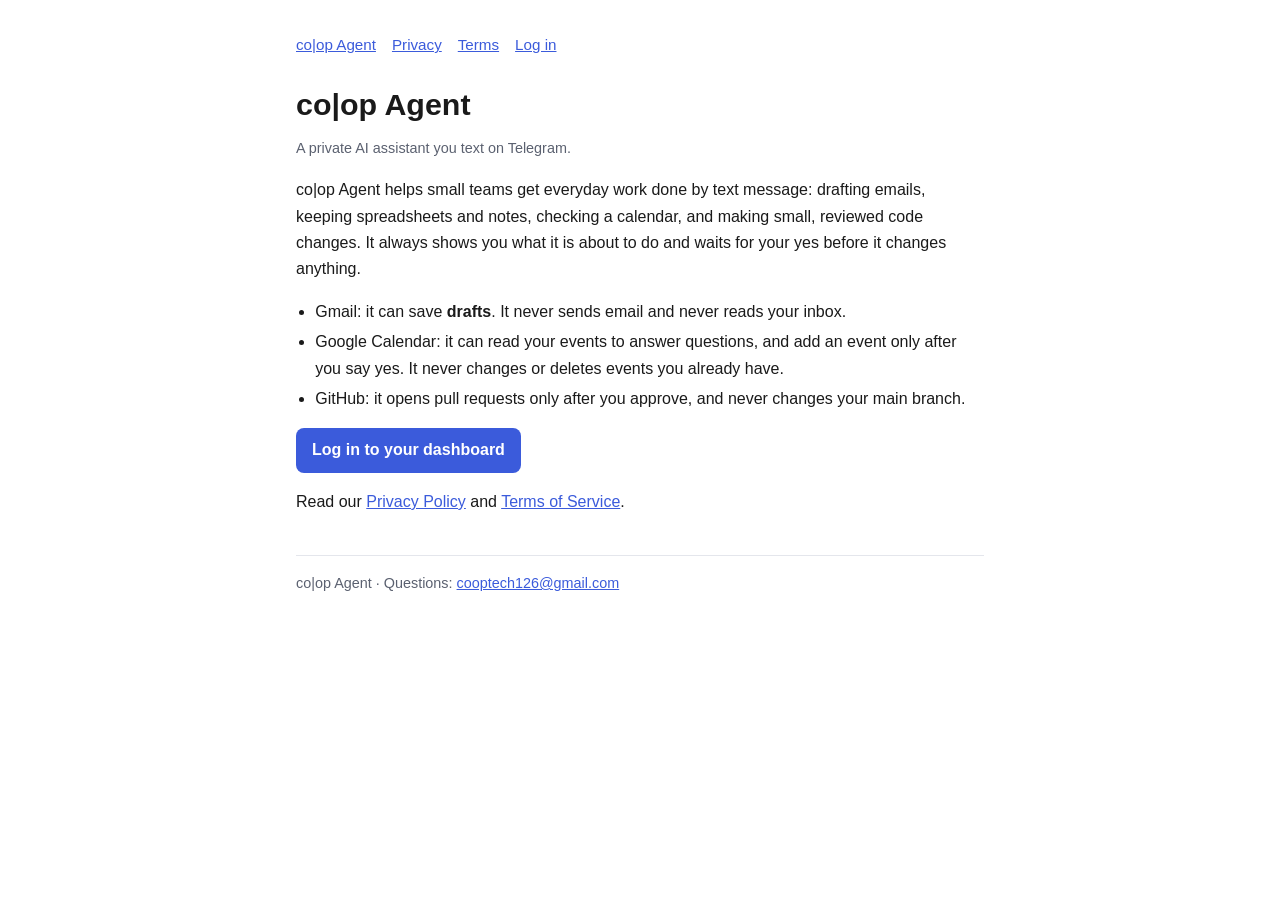
<file: index.html>
<!doctype html><html lang="en"><head><meta charset="utf-8"><meta name="viewport" content="width=device-width,initial-scale=1"><title>co|op Agent</title><style>
:root{--bg:#fff;--fg:#1a1a1a;--muted:#5b6170;--line:#e4e6ec;--accent:#3b5bdb}
@media (prefers-color-scheme:dark){:root{--bg:#0f1115;--fg:#eceef3;--muted:#a3a9b8;--line:#262a33;--accent:#8aa4ff}}
*{box-sizing:border-box}body{margin:0;background:var(--bg);color:var(--fg);font:16px/1.65 -apple-system,BlinkMacSystemFont,"Segoe UI",Roboto,sans-serif}
main{max-width:720px;margin:0 auto;padding:32px 16px 64px}
h1{font-size:1.9rem;line-height:1.25;margin:0 0 4px}h2{font-size:1.15rem;margin:32px 0 8px}
p,li{color:var(--fg)}.muted{color:var(--muted);font-size:.9rem}ul{padding-left:1.2rem}li{margin:4px 0}
a{color:var(--accent)}nav{display:flex;gap:16px;margin-bottom:28px;font-size:.95rem}
a.btn{display:inline-block;background:var(--accent);color:var(--bg);padding:9px 16px;border-radius:8px;text-decoration:none;font-weight:600}
footer{margin-top:40px;padding-top:16px;border-top:1px solid var(--line)}
</style></head><body><main><nav><a href="index.html">co|op Agent</a><a href="privacy.html">Privacy</a><a href="terms.html">Terms</a><a href="login.html">Log in</a></nav><h1>co|op Agent</h1>
<p class="muted">A private AI assistant you text on Telegram.</p>
<p>co|op Agent helps small teams get everyday work done by text message: drafting emails, keeping spreadsheets and notes, checking a calendar, and making small, reviewed code changes. It always shows you what it is about to do and waits for your yes before it changes anything.</p>
<ul><li>Gmail: it can save <strong>drafts</strong>. It never sends email and never reads your inbox.</li><li>Google Calendar: it can read your events to answer questions, and add an event only after you say yes. It never changes or deletes events you already have.</li><li>GitHub: it opens pull requests only after you approve, and never changes your main branch.</li></ul>
<p><a class="btn" href="login.html">Log in to your dashboard</a></p>
<p>Read our <a href="privacy.html">Privacy Policy</a> and <a href="terms.html">Terms of Service</a>.</p><footer class="muted">co|op Agent · Questions: <a href="mailto:cooptech126@gmail.com">cooptech126@gmail.com</a></footer></main></body></html>
</file>
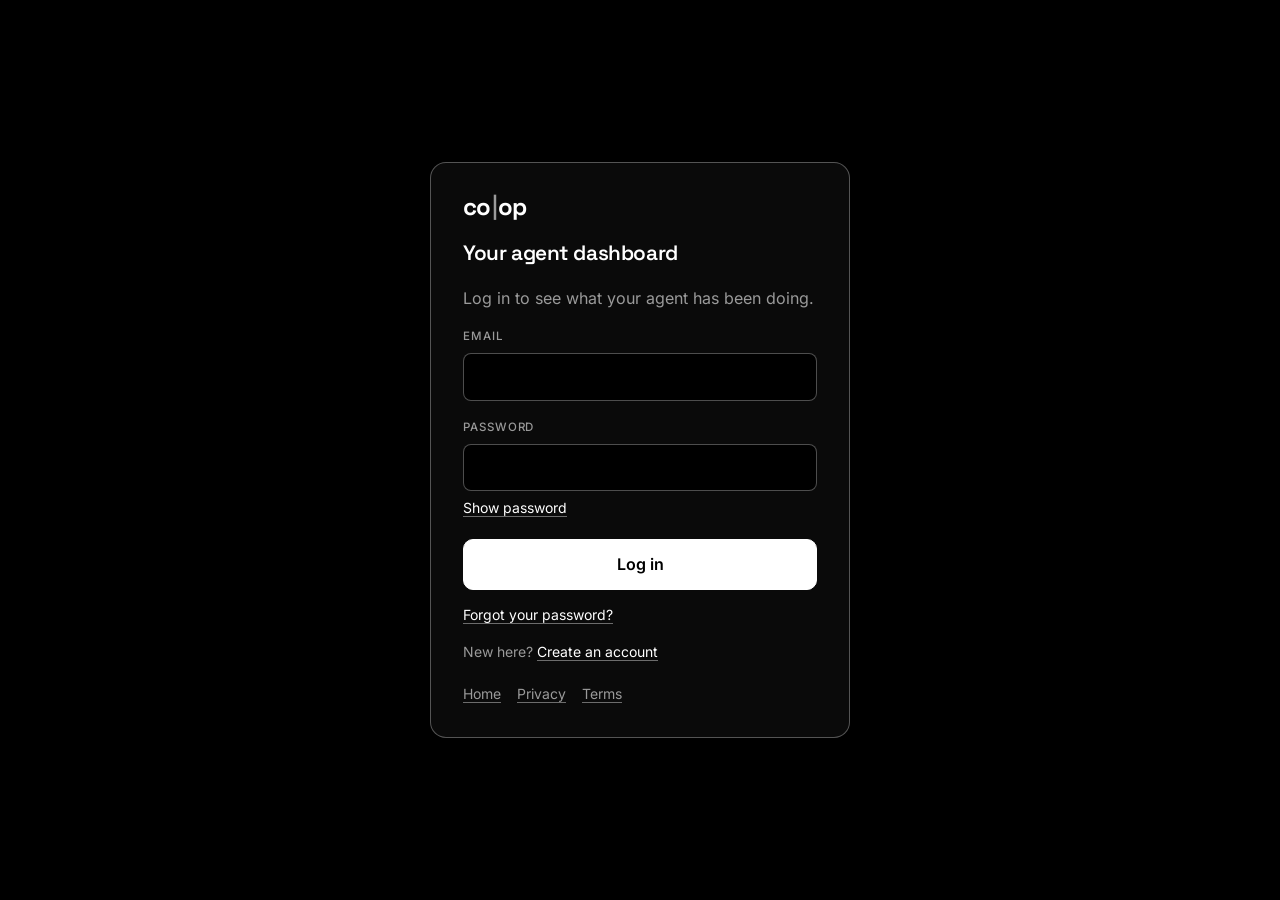
<file: dashboard.html>
<!doctype html>
<html lang="en"><head><meta charset="utf-8"><meta name="viewport" content="width=device-width,initial-scale=1">
<meta http-equiv="Content-Security-Policy" content="default-src 'none'; script-src 'self'; style-src 'self'; img-src 'self' data:; font-src 'self'; connect-src 'self' https://*.supabase.co https://oversized-extradite-unbroken.ngrok-free.dev; base-uri 'none'; form-action 'self'">
<meta name="referrer" content="no-referrer">
<title>Dashboard — co|op Agent</title>
<link rel="stylesheet" href="app.css">
<script src="theme.js"></script>
</head>
<body data-page="dashboard">
<div id="fatal" class="fatal" hidden><div class="box" role="alert"></div></div>
<div id="app" class="shell" hidden>
  <header class="top">
    <button id="menu-btn" class="menubtn" type="button" aria-label="Menu" aria-expanded="false" aria-controls="sidenav"><svg viewBox="0 0 24 24" width="22" height="22" fill="none" stroke="currentColor" stroke-width="2" stroke-linecap="round" aria-hidden="true"><path d="M4 7h16M4 12h16M4 17h16"/></svg></button>
    <div class="brand"><span class="coop-logo">co<span class="bar">|</span>op</span><span class="brand-sub">Agent</span></div>
    <div class="who"><span id="who"></span><button id="out" class="btn ghost small" type="button">Log out</button></div>
  </header>
  <nav class="side" id="sidenav" aria-label="Sections">
    <button type="button" class="newchat" data-view="chat">＋ New chat</button>
    <div id="chat-list" class="chatlist" role="list" aria-label="Your chats"></div>
    <div class="navmain">
      <button type="button" data-view="start">Get started</button>
      <button type="button" data-view="logs">Logs</button>
      <button type="button" id="tools-toggle" data-view="tools" aria-expanded="false" aria-controls="toolsub">Tools<svg class="chev" viewBox="0 0 24 24" width="14" height="14" fill="none" stroke="currentColor" stroke-width="2" stroke-linecap="round" stroke-linejoin="round" aria-hidden="true"><path d="M6 9l6 6 6-6"/></svg></button>
      <div id="toolsub" class="toolsub" hidden>
        <button type="button" class="sub" data-view="calendar">Calendar</button>
        <button type="button" class="sub" data-view="tool-email">Email</button>
        <button type="button" class="sub" data-view="tool-files">Files &amp; sheets</button>
        <button type="button" class="sub" data-view="tool-notes">Notes</button>
        <button type="button" class="sub" data-view="tool-github">GitHub</button>
      </div>
      <button type="button" data-view="agents">Agents</button>
    </div>
    <div class="navfoot">
      <button type="button" data-view="settings"><svg class="ico" viewBox="0 0 24 24" width="16" height="16" fill="none" stroke="currentColor" stroke-width="1.8" stroke-linecap="round" stroke-linejoin="round" aria-hidden="true"><circle cx="12" cy="12" r="3"/><path d="M19.4 15a1.7 1.7 0 0 0 .3 1.8l.1.1a2 2 0 1 1-2.8 2.8l-.1-.1a1.7 1.7 0 0 0-1.8-.3 1.7 1.7 0 0 0-1 1.5V21a2 2 0 1 1-4 0v-.1a1.7 1.7 0 0 0-1.1-1.5 1.7 1.7 0 0 0-1.8.3l-.1.1a2 2 0 1 1-2.8-2.8l.1-.1a1.7 1.7 0 0 0 .3-1.8 1.7 1.7 0 0 0-1.5-1H3a2 2 0 1 1 0-4h.1a1.7 1.7 0 0 0 1.5-1.1 1.7 1.7 0 0 0-.3-1.8l-.1-.1a2 2 0 1 1 2.8-2.8l.1.1a1.7 1.7 0 0 0 1.8.3h0a1.7 1.7 0 0 0 1-1.5V3a2 2 0 1 1 4 0v.1a1.7 1.7 0 0 0 1 1.5h0a1.7 1.7 0 0 0 1.8-.3l.1-.1a2 2 0 1 1 2.8 2.8l-.1.1a1.7 1.7 0 0 0-.3 1.8v0a1.7 1.7 0 0 0 1.5 1H21a2 2 0 1 1 0 4h-.1a1.7 1.7 0 0 0-1.5 1z"/></svg><span>Settings</span></button>
      <button type="button" data-view="help"><svg class="ico" viewBox="0 0 24 24" width="16" height="16" fill="none" stroke="currentColor" stroke-width="1.8" stroke-linecap="round" stroke-linejoin="round" aria-hidden="true"><circle cx="12" cy="12" r="9"/><path d="M9.5 9.5a2.5 2.5 0 1 1 3.5 2.3c-.7.4-1 1-1 1.7"/><path d="M12 17h.01"/></svg><span>Help</span></button>
      <p class="legal"><a href="privacy.html">Privacy</a> · <a href="terms.html">Terms</a></p>
    </div>
  </nav>
  <main class="main">
    <div id="paused-banner" class="notice" role="status" hidden></div>
    <section id="unlinked" class="panel" hidden>
      <h2>Your login isn’t linked to an agent yet</h2>
      <p>Open <strong>Get started</strong> to finish setting up and connect your agent in Telegram.</p>
      <p><button id="go-start" class="btn small" type="button">Go to Get started</button> <span class="muted small">Need help? Email <a href="mailto:cooptech126@gmail.com">cooptech126@gmail.com</a>.</span></p>
    </section>

    <section id="view-chat" class="chat" hidden>
      <div id="chat-hero" class="chat-hero">
        <h1>What should we work on?</h1>
        <p id="chat-sub" class="muted">Your agent</p>
      </div>
      <div id="chat-thread" class="thread" role="log" aria-live="polite" aria-label="Conversation" hidden></div>
      <div class="composer-wrap">
        <div class="composer">
          <textarea id="chat-input" rows="1" maxlength="2000" aria-label="Message your agent" placeholder="Message your agent…"></textarea>
          <button id="chat-send" class="send" type="button" aria-label="Send">↑</button>
        </div>
      </div>
    </section>

    <section id="view-start" hidden>
      <h1>Get started</h1>
      <p class="muted">Four short steps. Your agent lives in Telegram, and this site shows you what it does.</p>
      <div id="notice" class="notice" role="status" hidden></div>
      <ol class="steps">
        <li id="step-telegram" class="step">
          <div class="step-head"><span class="step-n">1</span><h2>Get Telegram</h2><span class="step-state"></span></div>
          <div class="step-body">
            <p>Telegram is a free messaging app. You’ll chat with your agent in it. Already have it? Skip ahead.</p>
            <p><a class="btn ghost small" href="https://telegram.org/apps" target="_blank" rel="noopener noreferrer">Download Telegram</a></p>
            <p>Install it, open it and sign in with your phone number.</p>
            <button class="btn" type="button" data-step-done="telegram">I have Telegram</button>
          </div>
        </li>
        <li id="step-agent" class="step">
          <div class="step-head"><span class="step-n">2</span><h2>Open your agent</h2><span class="step-state"></span></div>
          <div class="step-body">
            <p id="agent-intro">Checking your sign-up…</p>
            <p><a class="btn tg-link" href="#" target="_blank" rel="noopener noreferrer" hidden>Open my agent in Telegram</a></p>
            <p id="link-note" class="muted small" hidden>This link is made just for your login and works for 30 minutes. Tap <strong>Start</strong> in Telegram and your agent will confirm. <button id="new-link" class="linklike" type="button">Get a new link</button></p>
            <p id="link-wait" class="muted small" hidden>Waiting for you to tap Start in Telegram. This page updates by itself.</p>
            <div id="link-err" class="error" role="alert" hidden></div>
            <p id="no-bot" class="muted" hidden>The agent link isn’t set up on this site yet. Ask co|op for it.</p>
            <button id="agent-ok" class="btn" type="button" data-step-done="agent" hidden>It said hello</button>
          </div>
        </li>
        <li id="step-connect" class="step">
          <div class="step-head"><span class="step-n">3</span><h2>Connect your tools</h2><span class="step-state"></span></div>
          <div class="step-body">
            <p>In the Telegram chat, send these one at a time. Each gives you a link that opens in your browser. Only connect what you want to use.</p>
            <p class="chips"><button class="chip" type="button" data-copy="/connect google">/connect google</button> <span class="muted small">Gmail drafts and your calendar</span></p>
            <p class="chips"><button class="chip" type="button" data-copy="/connect github">/connect github</button> <span class="muted small">your code projects (optional)</span></p>
            <p class="small"><strong>On Google’s screen,</strong> tick <strong>Select all</strong> before you continue. The boxes start unticked, and the agent needs both to work.</p>
            <p class="muted small">Send <code>/connections</code> any time to see what’s connected.</p>
            <button class="btn" type="button" data-step-done="connect">I’m connected</button>
          </div>
        </li>
        <li id="step-try" class="step">
          <div class="step-head"><span class="step-n">4</span><h2>Try it</h2><span class="step-state"></span></div>
          <div class="step-body">
            <p>Send the agent a message like these:</p>
            <ul>
              <li>“what’s on my calendar today?”</li>
              <li>“note buy milk”</li>
              <li>“draft an email to Sam about Friday”</li>
              <li>“schedule a meeting with Tom tomorrow at 3pm”</li>
            </ul>
            <p>Then check the <strong>Logs</strong> page. Each thing it did shows up there within a minute.</p>
            <p><button class="btn ghost small" type="button" id="go-logs">Go to Logs</button> <button class="btn" type="button" data-step-done="try">Done</button></p>
          </div>
        </li>
      </ol>
      <div id="start-finished" class="panel" hidden>
        <h2>You’re all set</h2>
        <p>Your agent is ready. See <strong>Tools</strong> for what each tool has done, or <button class="linklike" type="button" id="go-help">Help</button> for everything you can say.</p>
      </div>
      <p class="muted small"><button class="linklike" type="button" id="steps-reset">Start these steps over</button></p>
    </section>

    <section id="view-calendar" hidden>
      <div class="pagehead"><h1>Calendar</h1><div class="calnav"><button id="cal-prev" class="btn ghost small" type="button" aria-label="Previous month">‹</button><button id="cal-today" class="btn ghost small" type="button">Today</button><button id="cal-next" class="btn ghost small" type="button" aria-label="Next month">›</button></div></div>
      <p id="sch-sub" class="muted">Your Google Calendar and when your agents will run.</p>
      <div class="bar"><h2 id="cal-title" class="caltitle"></h2><span class="spacer"></span><span id="sch-updated" class="muted small"></span><button id="sch-refresh" class="btn ghost small" type="button">Refresh</button></div>
      <div id="sch-note" class="panel" hidden></div>
      <div id="cal-grid" class="calgrid" role="grid" aria-label="Month"></div>
      <div class="panel calday">
        <h2 id="cal-day-title"></h2>
        <div id="sch-list"></div>
        <form id="sch-form" autocomplete="off">
          <h2>Add an event</h2>
          <div class="formgrid">
            <label>What<input id="sch-title" type="text" maxlength="80" placeholder="Lunch with Dana"></label>
            <label>Day<input id="sch-date" type="date"></label>
            <label>Start<input id="sch-time" type="time" value="09:00"></label>
            <label>Length<select id="sch-mins"><option value="15">15 min</option><option value="30">30 min</option><option value="45">45 min</option><option value="60" selected>1 hour</option><option value="90">1.5 hours</option><option value="120">2 hours</option></select></label>
          </div>
          <div id="sch-confirm" class="notice" hidden></div>
          <p id="sch-msg" class="muted small" role="status"></p>
          <button id="sch-add" class="btn small" type="submit">Add to my calendar</button>
        </form>
      </div>
      <h2 class="calsec">Google Calendar</h2>
      <div class="td-grid">
        <div class="panel" id="cd-usage"></div>
        <div class="panel" id="cd-manage"></div>
      </div>
      <div class="td-recent">
        <h2>Recent activity</h2>
        <p id="cd-none" class="empty" hidden>Nothing yet. Ask your agent to use it and it will show up here.</p>
        <table id="cd-tbl" hidden>
          <thead><tr><th>When</th><th>What happened</th><th>Result</th></tr></thead>
          <tbody id="cd-rows"></tbody>
        </table>
      </div>
    </section>

    <section id="view-agents" hidden>
      <div class="pagehead"><h1>Agents</h1><button id="ag-new" class="btn small" type="button">＋ Create agent</button></div>
      <p id="ag-sub" class="muted">Small helpers that do one job for you on a schedule.</p>
      <div class="bar"><span class="spacer"></span><button id="ag-refresh" class="btn ghost small" type="button">Refresh</button></div>
      <div id="ag-note" class="panel" hidden></div>
      <div id="ag-list"></div>
      <form id="ag-form" class="panel" autocomplete="off" hidden>
        <h2 id="ag-form-title">Build an agent</h2>
        <label>What should it do?<textarea id="ag-purpose" rows="2" maxlength="300" placeholder="Tell me what is on my calendar and my notes"></textarea></label>
        <label>What should it know about your business? <span class="muted small">(optional)</span><textarea id="ag-info" rows="2" maxlength="600" placeholder="We are a dental clinic, open 8 to 5"></textarea></label>
        <fieldset id="ag-tools"><legend>Tools it may look at</legend></fieldset>
        <label id="ag-sheet-row" hidden>Spreadsheet name<input id="ag-sheet" type="text" maxlength="60" placeholder="inventory.xlsx"></label>
        <label>When should it run?<input id="ag-schedule" type="text" maxlength="120" placeholder="every weekday at 8am"></label>
        <p class="chips" id="ag-chips"></p>
        <label>Name <span class="muted small">(optional)</span><input id="ag-name" type="text" maxlength="30" placeholder="Morning briefing"></label>
        <p id="ag-msg" class="muted small" role="status"></p>
        <button id="ag-create" class="btn small" type="submit">Create agent</button> <button id="ag-cancel" class="btn ghost small" type="button">Cancel</button>
      </form>
      <details id="about-agent" class="panel about">
        <summary>About your agent</summary>
        <p id="agent-sub" class="muted">Your agent</p>
        <h2>What it is</h2>
        <p>A private AI assistant you text on Telegram. It helps with everyday work: emails, spreadsheets, notes, your calendar and small code changes.</p>
        <h2>What it can do</h2>
        <ul>
          <li>Save email <strong>drafts</strong> in Gmail. It never sends email and never reads your inbox.</li>
          <li>View your Google Calendar to answer questions and, only after your yes, add events. It never changes or deletes events you already have.</li>
          <li>Create and edit spreadsheets and text files, and keep notes.</li>
          <li>Prepare code changes in the GitHub projects you choose, as a pull request, only after you say yes.</li>
        </ul>
        <h2>How it works</h2>
        <p>It shows you what it is about to do and waits for your yes before it changes anything. Everything it does is listed on the Logs page, and the Tools page shows which tools it used.</p>
        <p><a id="open-tg" class="btn small" href="#" target="_blank" rel="noopener noreferrer" hidden>Open in Telegram</a></p>
      
      </details>

    </section>

    <section id="view-tools" hidden>
      <div id="tools-list">
        <h1>Tools</h1>
        <p class="muted">The apps your agent can use. Pick one to see what it has done and how to connect or disconnect it. This shows counts and file or project names only, never the text of an email, an event or a file.</p>
        <div class="bar"><span class="spacer"></span><span id="tools-updated" class="muted small"></span><button id="tools-refresh" class="btn ghost small" type="button">Refresh</button></div>
        <div id="tools-err" class="error" role="alert" hidden></div>
        <div id="tools-grid" class="conn-grid"></div>
      </div>
      <div id="tool-detail" hidden>
        <p class="td-back"><button id="tool-back" class="linklike" type="button">← All tools</button></p>
        <h1 id="td-name"></h1>
        <p id="td-blurb" class="muted"></p>
        <div class="td-grid">
          <div class="panel" id="td-usage"></div>
          <div class="panel" id="td-manage"></div>
        </div>
        <div class="td-recent">
          <h2>Recent activity</h2>
          <p id="td-none" class="empty" hidden>Nothing yet. Ask your agent to use it and it will show up here.</p>
          <table id="td-tbl" hidden>
            <thead><tr><th>When</th><th>What happened</th><th>Result</th></tr></thead>
            <tbody id="td-rows"></tbody>
          </table>
        </div>
      </div>
    </section>

    <section id="view-logs" hidden>
      <h1>Logs</h1>
      <p class="muted">What your agent did and how it went. Logs never include the text of your messages or your email and file contents.</p>
      <div class="bar">
        <div class="seg" role="group" aria-label="What to show">
          <button type="button" data-mode="actions" aria-pressed="true">Actions</button>
          <button type="button" data-mode="all" aria-pressed="false">Everything</button>
        </div>
        <span class="spacer"></span>
        <span id="updated" class="muted small"></span>
        <button id="refresh" class="btn ghost small" type="button">Refresh</button>
      </div>
      <div id="charts" class="charts" hidden>
        <div class="chart" id="chart-kinds">
          <h2>What your agent handled</h2>
          <p class="sub" id="kinds-sub"></p>
          <div class="donut-row"><svg id="donut" class="donut" viewBox="0 0 150 150" role="img" aria-labelledby="kinds-sub"></svg><ul id="legend" class="legend"></ul></div>
          <details class="chart-table"><summary>View as table</summary><table><thead><tr><th>Kind</th><th>Count</th></tr></thead><tbody id="kinds-rows"></tbody></table></details>
        </div>
        <div class="chart" id="chart-days">
          <h2>Activity by day</h2>
          <p class="sub" id="days-sub"></p>
          <svg id="bars" class="bars" viewBox="0 0 560 190" role="img" aria-labelledby="days-sub"></svg>
          <details class="chart-table"><summary>View as table</summary><table><thead><tr><th>Day</th><th>Chats</th><th>Actions</th><th>Held back or failed</th></tr></thead><tbody id="days-rows"></tbody></table></details>
        </div>
        <div class="chart usage" id="usage-logs"></div>
      </div>
      <div id="err" class="error" role="alert" hidden></div>
      <div id="empty" class="empty" hidden></div>
      <table id="tbl" hidden>
        <thead><tr><th>When</th><th>What happened</th><th>Result</th><th>Note</th></tr></thead>
        <tbody id="rows"></tbody>
      </table>
      <div class="more"><button id="older" class="btn ghost small" type="button" hidden>Load older</button></div>
    </section>
    <section id="view-help" hidden>
      <h1>Help</h1>
      <p class="muted">How this site and your agent work.</p>
      <div class="panel">
        <h2>Around this site</h2>
        <ul>
          <li><strong>Chat:</strong> your home screen. Web chat is coming soon, so for now you talk to your agent in Telegram.</li>
          <li><strong>Get started:</strong> the first-time setup, step by step.</li>
          <li><strong>Agent:</strong> what your agent is and what it can do.</li>
          <li><strong>Tools:</strong> the apps your agent can use. Open one to see what it did and how to connect or disconnect it.</li>
          <li><strong>Logs:</strong> charts of what your agent handled, plus every action, when it happened and how it went.</li>
        </ul>
        <h2>How your agent is linked to you</h2>
        <p>When you sign up, we review your request. Once you’re approved, <strong>Get started</strong> gives you a personal link made just for your login. Tap it in Telegram, press <strong>Start</strong>, and your agent ties itself to this login. Your agent belongs to one Telegram chat, and this website login is linked to that same chat, so you only ever see your own agent’s activity. Nobody else can open your chat or your logs.</p>
        <p>Link made by mistake, or not you? Send <code>/unlink</code> to your agent. If anything looks wrong, email <a href="mailto:cooptech126@gmail.com">cooptech126@gmail.com</a>.</p>
        <h2>Things you can say</h2>
        <ul>
          <li>“what’s on my calendar today?”</li>
          <li>“schedule a meeting with Tom tomorrow at 3pm” (it asks before adding it)</li>
          <li>“build an agent”, a helper that runs on a schedule and texts you</li>
          <li>“draft an email to Sam about Friday”</li>
          <li>“make a spreadsheet of my expenses”</li>
          <li>“note buy milk”, then “show my notes”</li>
          <li>“what pull requests are open?”</li>
        </ul>
        <p class="muted small">Just talk normally. If it isn’t sure what you mean, it asks instead of guessing. Before it changes anything, it shows you and waits for your yes.</p>
        <h2>Commands</h2>
        <dl class="cmds">
          <dt><code>/help</code></dt><dd>What the agent can do. Add a question, like <code>/help what should I do next</code>.</dd>
          <dt><code>/connect google</code></dt><dd>Link Gmail drafts and your calendar.</dd>
          <dt><code>/connect github</code></dt><dd>Link the code projects you choose.</dd>
          <dt><code>/agents</code></dt><dd>Build and manage your agents (up to 3). Each runs on a schedule you choose and only reads and reports; it can’t change anything by itself.</dd>
          <dt><code>/timezone</code></dt><dd>Set the time zone your calendar and agents use.</dd>
          <dt><code>/connections</code></dt><dd>See what’s connected.</dd>
          <dt><code>/disconnect google</code></dt><dd>Remove a connection (also <code>github</code>).</dd>
          <dt><code>/code in myapp, fix the crash in server.js</code></dt><dd>Ask for a code change. It shows you the change first.</dd>
          <dt><code>/changes</code></dt><dd>List saved code changes you can still turn into a pull request.</dd>
          <dt><code>/model</code></dt><dd>Choose which AI writes your code.</dd>
          <dt><code>/unlink</code></dt><dd>Disconnect the website login from your agent. You can link again from Get started.</dd>
          <dt><code>/instructions</code></dt><dd>Tell the agent about your business and how you like it to talk.</dd>
        </dl>
        <h2>Good to know</h2>
        <ul>
          <li>It only saves email <strong>drafts</strong>. You send them yourself.</li>
          <li>It adds a calendar event only <strong>after you say yes</strong>, and it never edits or deletes the ones you already have. (Google words that permission as “view and edit events”.)</li>
          <li>Code changes go onto a new branch as a pull request, and only after you say yes.</li>
          <li>Pasted passwords and keys are refused, so don’t send them in the chat.</li>
        </ul>
        <p class="muted small">More in our <a href="privacy.html">privacy page</a>.</p>
      </div>
    </section>

    <section id="view-settings" hidden>
      <h1>Settings</h1>
      <div class="set-wrap">
        <nav class="set-nav" aria-label="Settings sections">
          <button type="button" data-set="profile" aria-current="true">My details</button>
          <button type="button" data-set="appearance">Appearance</button>
          <button type="button" data-set="plan">Plan and billing</button>
          <button type="button" data-set="usage">Usage</button>
          <button type="button" data-set="security">Password</button>
        </nav>
        <div>
          <div id="set-profile" class="set-pane">
            <div class="set-head"><div><h2>My details</h2><p class="muted small">Update your personal details here.</p></div>
              <div class="set-actions"><button id="profile-cancel" class="btn ghost small" type="button">Cancel</button><button id="profile-save" class="btn small" type="button">Save</button></div></div>
            <div class="set-row"><div><b>Name</b><span>Shown to your team and on invoices.</span></div>
              <div><label for="set-name">Full name</label><input id="set-name" type="text" maxlength="80" autocomplete="name"></div></div>
            <div class="set-row"><div><b>Email</b><span>You log in with this. Contact us to change it.</span></div>
              <div><label for="set-email">Email address</label><input id="set-email" type="email" disabled></div></div>
            <div class="set-row"><div><b>Business</b><span>Set when you signed up. Email us to change it.</span></div>
              <div><label for="set-biz">Business name</label><input id="set-biz" type="text" disabled></div></div>
            <p id="profile-msg" class="set-msg" role="status" hidden></p>
          </div>
          <div id="set-appearance" class="set-pane" hidden>
            <div class="set-head"><div><h2>Appearance</h2><p class="muted small">Choose how the dashboard looks.</p></div></div>
            <div class="set-row"><div><b>Theme</b><span>Saved on this device only.</span></div>
              <div class="opts" role="radiogroup" aria-label="Theme">
                <button type="button" class="opt" role="radio" data-theme-opt="dark" aria-checked="false"><span class="dot"></span>Dark</button>
                <button type="button" class="opt" role="radio" data-theme-opt="light" aria-checked="false"><span class="dot"></span>Light</button>
                <button type="button" class="opt" role="radio" data-theme-opt="system" aria-checked="false"><span class="dot"></span>Match my device</button>
              </div></div>
          </div>
          <div id="set-plan" class="set-pane" hidden>
            <div class="set-head"><div><h2>Plan and billing</h2><p class="muted small">Your plan and where invoices go.</p></div>
              <div class="set-actions"><button id="billing-save" class="btn small" type="button">Save</button></div></div>
            <div class="set-row"><div><b>Current plan</b><span>What you’re on today.</span></div>
              <div class="plan-card" id="plan-card"><strong>Pilot</strong> <span class="badge b-done">Free</span><p class="muted small tight">You’re in the co|op pilot. Nothing is charged. We’ll email you well before any paid plan starts.</p></div></div>
            <div class="set-row"><div><b>Payment method</b><span>How you’ll pay once billing starts.</span></div>
              <div><p class="small tight">No card on file. Card payments aren’t switched on yet, so this site never asks for card details.</p><button class="btn ghost small" type="button" disabled>Add payment method</button></div></div>
            <div class="set-row"><div><b>Billing details</b><span>Used on invoices. No card numbers here.</span></div>
              <div>
                <div class="fld"><label for="bill-name">Billing name</label><input id="bill-name" type="text" maxlength="120" autocomplete="name"></div>
                <div class="fld"><label for="bill-company">Company</label><input id="bill-company" type="text" maxlength="120" autocomplete="organization"></div>
                <div class="fld"><label for="bill-email">Billing email</label><input id="bill-email" type="email" maxlength="160" autocomplete="email"></div>
                <div class="fld"><label for="bill-address">Address</label><textarea id="bill-address" rows="3" maxlength="300" autocomplete="street-address"></textarea></div>
              </div></div>
            <div class="set-row"><div><b>Invoices</b><span>Past payments.</span></div><div class="muted small">No invoices yet.</div></div>
            <p id="billing-msg" class="set-msg" role="status" hidden></p>
          </div>
          <div id="set-usage" class="set-pane" hidden>
            <div class="set-head"><div><h2>Usage</h2><p class="muted small">How much of your monthly allowance you’ve used.</p></div></div>
            <div class="set-row"><div><b>This month</b><span>Chats and actions your agent handled.</span></div><div id="usage-set"></div></div>
          </div>
          <div id="set-security" class="set-pane" hidden>
            <div class="set-head"><div><h2>Password</h2><p class="muted small">Change your password or sign out everywhere.</p></div>
              <div class="set-actions"><button id="pw-save" class="btn small" type="button">Update password</button></div></div>
            <div class="set-row"><div><b>New password</b><span>At least 8 characters.</span></div>
              <div>
                <div class="fld"><label for="pw-new">New password</label><input id="pw-new" type="password" autocomplete="new-password"></div>
                <div class="fld"><label for="pw-again">Confirm new password</label><input id="pw-again" type="password" autocomplete="new-password"></div>
              </div></div>
            <div class="set-row"><div><b>Other devices</b><span>Signs you out on every phone and computer.</span></div>
              <div><button id="signout-all" class="btn ghost small" type="button">Log out everywhere</button></div></div>
            <p id="pw-msg" class="set-msg" role="status" hidden></p>
          </div>
        </div>
      </div>
    </section>

  </main>
</div>
<script src="config.js"></script>
<script src="supabase.js"></script>
<script src="app.js"></script>
</body></html>
</file>
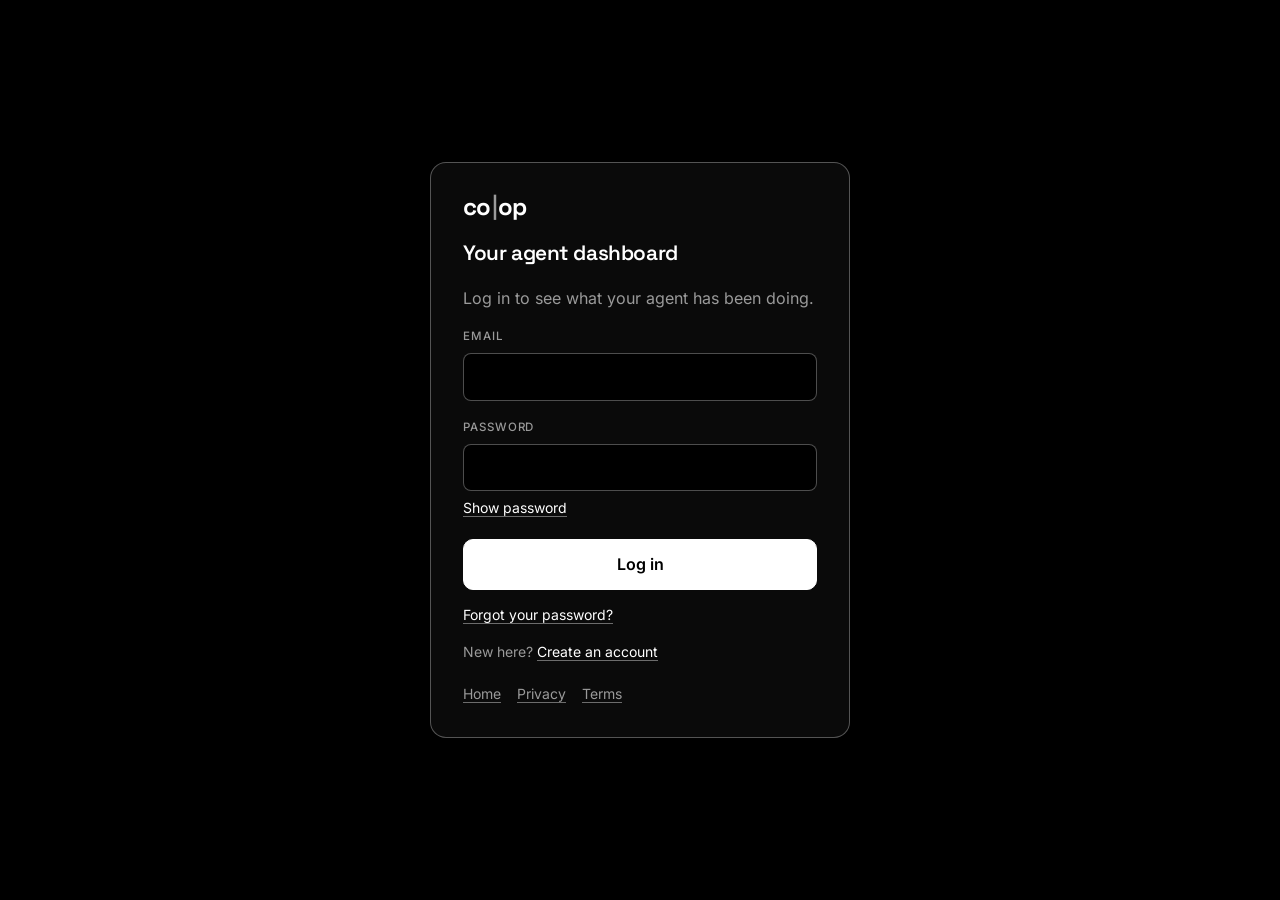
<file: login.html>
<!doctype html>
<html lang="en"><head><meta charset="utf-8"><meta name="viewport" content="width=device-width,initial-scale=1">
<meta http-equiv="Content-Security-Policy" content="default-src 'none'; script-src 'self'; style-src 'self'; img-src 'self' data:; font-src 'self'; connect-src 'self' https://*.supabase.co; base-uri 'none'; form-action 'self'">
<meta name="referrer" content="no-referrer">
<title>Log in — co|op Agent</title>
<link rel="stylesheet" href="app.css">
<script src="theme.js"></script>
</head>
<body data-page="login">
<div id="fatal" class="fatal" hidden><div class="box" role="alert"></div></div>
<main id="app" class="center">
  <div class="card">
    <div class="coop-logo">co<span class="bar">|</span>op</div>
    <h1>Your agent dashboard</h1>
    <p id="sub" class="muted">Log in to see what your agent has been doing.</p>
    <p id="note" class="ok-note" role="status" hidden></p>
    <form id="form" novalidate>
      <label for="email">Email</label>
      <input id="email" type="email" autocomplete="username" autocapitalize="none" spellcheck="false">
      <div id="pw-wrap">
        <label for="password">Password</label>
        <input id="password" type="password" autocomplete="current-password">
        <p class="muted small tight pwtools"><button id="show-pw" class="linklike" type="button" aria-pressed="false">Show password</button></p>
      </div>
      <div id="signup-fields" hidden>
        <label for="password2">Confirm password</label>
        <input id="password2" type="password" autocomplete="new-password">
        <p class="muted small">At least 8 characters. Type it the same both times.</p>
        <label for="business_name">Business name</label>
        <input id="business_name" type="text" maxlength="60" autocomplete="organization">
        <label for="business_type">What kind of business is it?</label>
        <input id="business_type" type="text" maxlength="80" placeholder="For example: plumbing, law firm, bakery">
        <label for="use_case">What will you use your agent for?</label>
        <select id="use_case">
          <option value="">Choose one…</option>
          <option value="tasks">Everyday tasks (email, files, calendar)</option>
          <option value="dev">Coding / development</option>
          <option value="both">Both</option>
          <option value="other">Something else</option>
        </select>
        <label for="notes">Anything else we should know? <span class="muted">(optional)</span></label>
        <textarea id="notes" rows="3" maxlength="500"></textarea>
        <p class="muted small">By creating an account you agree to the <a href="terms.html">Terms</a> and <a href="privacy.html">Privacy Policy</a>. We review every request before an agent is set up.</p>
      </div>
      <div id="err" class="error" role="alert" hidden></div>
      <button id="go" class="btn block" type="submit">Log in</button>
      <p id="forgot-wrap" class="muted small switch"><button id="forgot" class="linklike" type="button">Forgot your password?</button></p>
    </form>
    <div id="reset" hidden>
      <h2>Choose a new password</h2>
      <form id="reset-form" novalidate>
        <label for="pw-a">New password</label>
        <input id="pw-a" type="password" autocomplete="new-password">
        <label for="pw-b">Confirm new password</label>
        <input id="pw-b" type="password" autocomplete="new-password">
        <p class="muted small tight pwtools"><button id="show-pw2" class="linklike" type="button" aria-pressed="false">Show passwords</button></p>
        <p class="muted small">At least 8 characters.</p>
        <div id="reset-err" class="error" role="alert" hidden></div>
        <button id="reset-go" class="btn block" type="submit">Save new password</button>
      </form>
    </div>
    <div id="reset-done" hidden>
      <h2>Password updated</h2>
      <p>You can log in with your new password now.</p>
      <button id="reset-login" class="btn block" type="button">Go to log in</button>
    </div>
    <div id="done" hidden>
      <h2>Check your email</h2>
      <p>If <strong id="done-email"></strong> is new here, we’ve sent it a confirmation link. Click the link, then come back and log in.</p>
      <p class="muted small">Already have an account? Just log in. After you log in, we’ll review your request, and this site will tell you when you’re approved.</p>
      <button id="back-login" class="btn ghost block" type="button">Go to log in</button>
    </div>
    <p class="muted small switch"><span id="toggle-text">New here?</span> <button id="toggle" class="linklike" type="button">Create an account</button></p>
    <div class="links"><a href="index.html">Home</a><a href="privacy.html">Privacy</a><a href="terms.html">Terms</a></div>
  </div>
</main>
<script src="config.js"></script>
<script src="supabase.js"></script>
<script src="app.js"></script>
</body></html>
</file>
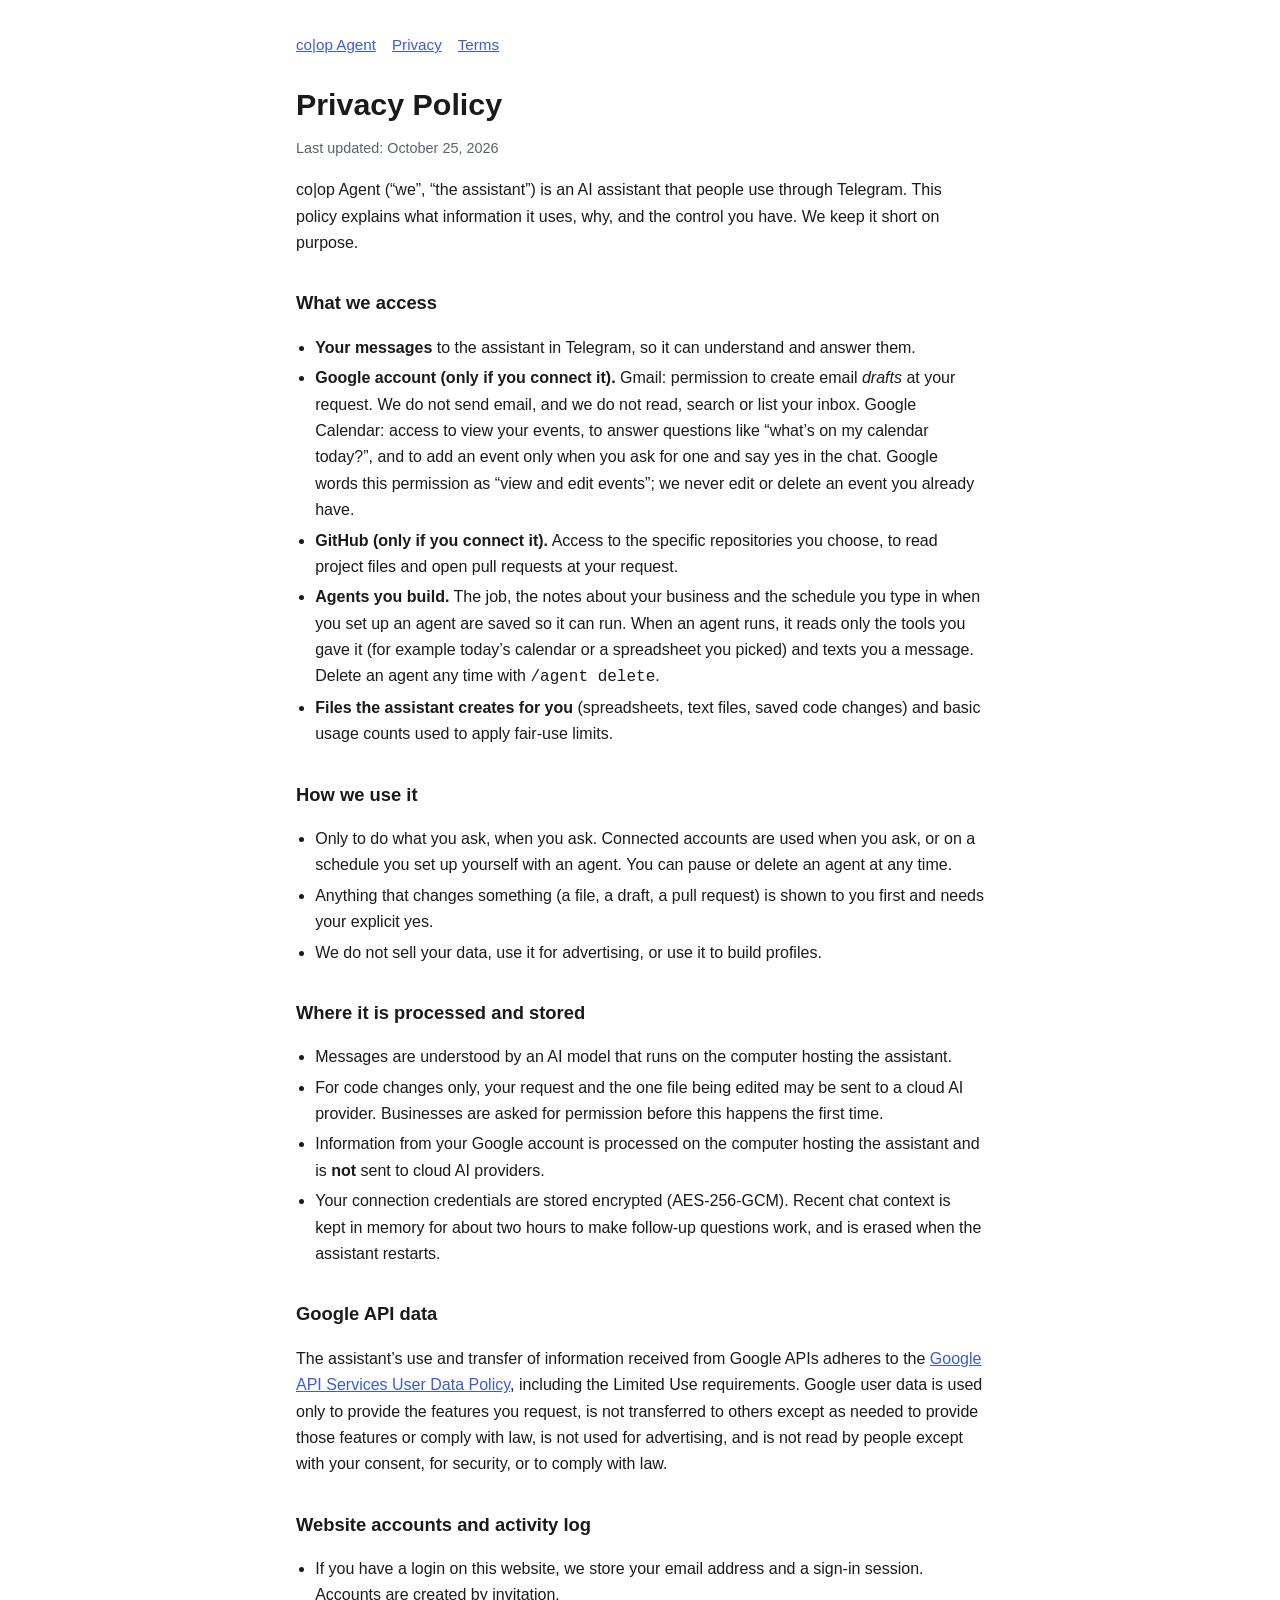
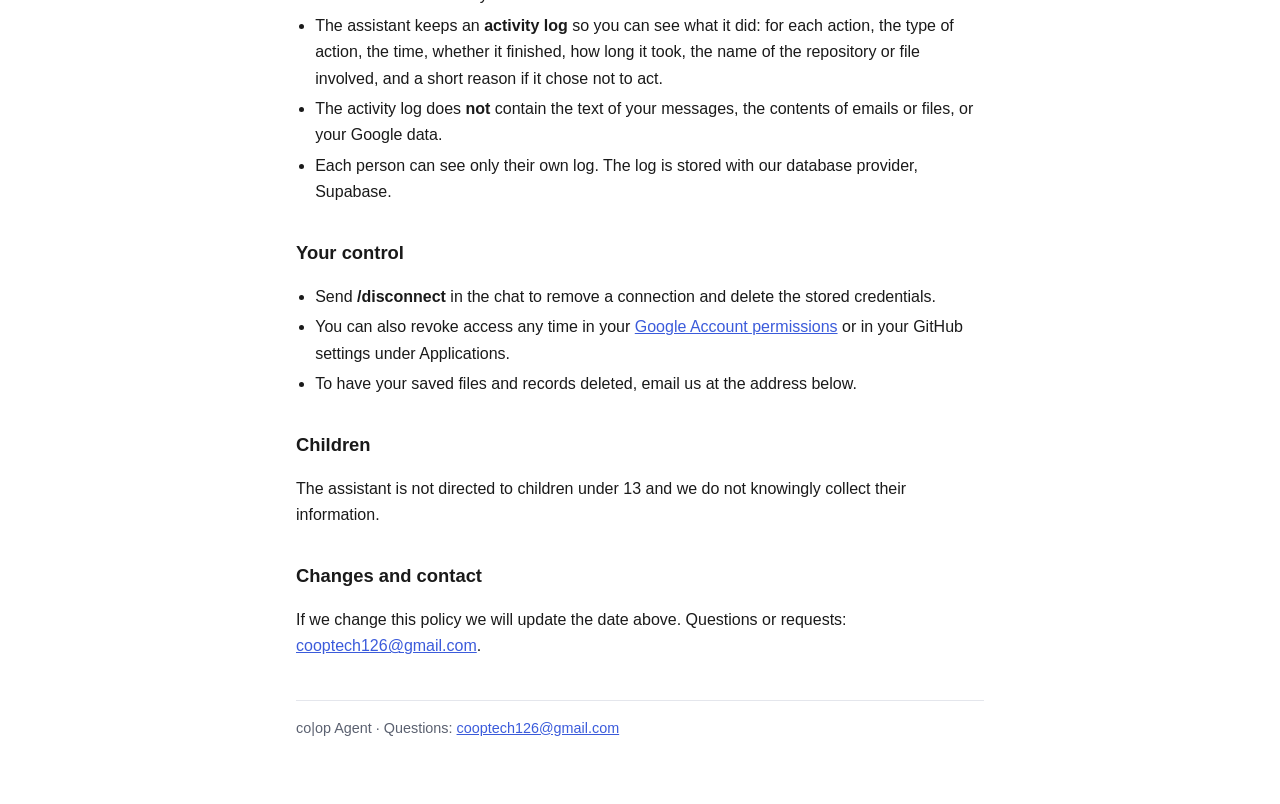
<file: privacy.html>
<!doctype html><html lang="en"><head><meta charset="utf-8"><meta name="viewport" content="width=device-width,initial-scale=1"><title>Privacy Policy — co|op Agent</title><style>
:root{--bg:#fff;--fg:#1a1a1a;--muted:#5b6170;--line:#e4e6ec;--accent:#3b5bdb}
@media (prefers-color-scheme:dark){:root{--bg:#0f1115;--fg:#eceef3;--muted:#a3a9b8;--line:#262a33;--accent:#8aa4ff}}
*{box-sizing:border-box}body{margin:0;background:var(--bg);color:var(--fg);font:16px/1.65 -apple-system,BlinkMacSystemFont,"Segoe UI",Roboto,sans-serif}
main{max-width:720px;margin:0 auto;padding:32px 16px 64px}
h1{font-size:1.9rem;line-height:1.25;margin:0 0 4px}h2{font-size:1.15rem;margin:32px 0 8px}
p,li{color:var(--fg)}.muted{color:var(--muted);font-size:.9rem}ul{padding-left:1.2rem}li{margin:4px 0}
a{color:var(--accent)}nav{display:flex;gap:16px;margin-bottom:28px;font-size:.95rem}
footer{margin-top:40px;padding-top:16px;border-top:1px solid var(--line)}
</style></head><body><main><nav><a href="index.html">co|op Agent</a><a href="privacy.html">Privacy</a><a href="terms.html">Terms</a></nav><h1>Privacy Policy</h1>
<p class="muted">Last updated: October 25, 2026</p>
<p>co|op Agent (“we”, “the assistant”) is an AI assistant that people use through Telegram. This policy explains what information it uses, why, and the control you have. We keep it short on purpose.</p>

<h2>What we access</h2>
<ul>
<li><strong>Your messages</strong> to the assistant in Telegram, so it can understand and answer them.</li>
<li><strong>Google account (only if you connect it).</strong> Gmail: permission to create email <em>drafts</em> at your request. We do not send email, and we do not read, search or list your inbox. Google Calendar: access to view your events, to answer questions like “what’s on my calendar today?”, and to add an event only when you ask for one and say yes in the chat. Google words this permission as “view and edit events”; we never edit or delete an event you already have.</li>
<li><strong>GitHub (only if you connect it).</strong> Access to the specific repositories you choose, to read project files and open pull requests at your request.</li>
<li><strong>Agents you build.</strong> The job, the notes about your business and the schedule you type in when you set up an agent are saved so it can run. When an agent runs, it reads only the tools you gave it (for example today’s calendar or a spreadsheet you picked) and texts you a message. Delete an agent any time with <code>/agent delete</code>.</li>
<li><strong>Files the assistant creates for you</strong> (spreadsheets, text files, saved code changes) and basic usage counts used to apply fair-use limits.</li>
</ul>

<h2>How we use it</h2>
<ul>
<li>Only to do what you ask, when you ask. Connected accounts are used when you ask, or on a schedule you set up yourself with an agent. You can pause or delete an agent at any time.</li>
<li>Anything that changes something (a file, a draft, a pull request) is shown to you first and needs your explicit yes.</li>
<li>We do not sell your data, use it for advertising, or use it to build profiles.</li>
</ul>

<h2>Where it is processed and stored</h2>
<ul>
<li>Messages are understood by an AI model that runs on the computer hosting the assistant.</li>
<li>For code changes only, your request and the one file being edited may be sent to a cloud AI provider. Businesses are asked for permission before this happens the first time.</li>
<li>Information from your Google account is processed on the computer hosting the assistant and is <strong>not</strong> sent to cloud AI providers.</li>
<li>Your connection credentials are stored encrypted (AES-256-GCM). Recent chat context is kept in memory for about two hours to make follow-up questions work, and is erased when the assistant restarts.</li>
</ul>

<h2>Google API data</h2>
<p>The assistant’s use and transfer of information received from Google APIs adheres to the <a href="https://developers.google.com/terms/api-services-user-data-policy">Google API Services User Data Policy</a>, including the Limited Use requirements. Google user data is used only to provide the features you request, is not transferred to others except as needed to provide those features or comply with law, is not used for advertising, and is not read by people except with your consent, for security, or to comply with law.</p>

<h2>Website accounts and activity log</h2>
<ul>
<li>If you have a login on this website, we store your email address and a sign-in session. Accounts are created by invitation.</li>
<li>The assistant keeps an <strong>activity log</strong> so you can see what it did: for each action, the type of action, the time, whether it finished, how long it took, the name of the repository or file involved, and a short reason if it chose not to act.</li>
<li>The activity log does <strong>not</strong> contain the text of your messages, the contents of emails or files, or your Google data.</li>
<li>Each person can see only their own log. The log is stored with our database provider, Supabase.</li>
</ul>

<h2>Your control</h2>
<ul>
<li>Send <strong>/disconnect</strong> in the chat to remove a connection and delete the stored credentials.</li>
<li>You can also revoke access any time in your <a href="https://myaccount.google.com/permissions">Google Account permissions</a> or in your GitHub settings under Applications.</li>
<li>To have your saved files and records deleted, email us at the address below.</li>
</ul>

<h2>Children</h2>
<p>The assistant is not directed to children under 13 and we do not knowingly collect their information.</p>

<h2>Changes and contact</h2>
<p>If we change this policy we will update the date above. Questions or requests: <a href="mailto:cooptech126@gmail.com">cooptech126@gmail.com</a>.</p><footer class="muted">co|op Agent · Questions: <a href="mailto:cooptech126@gmail.com">cooptech126@gmail.com</a></footer></main></body></html>
</file>
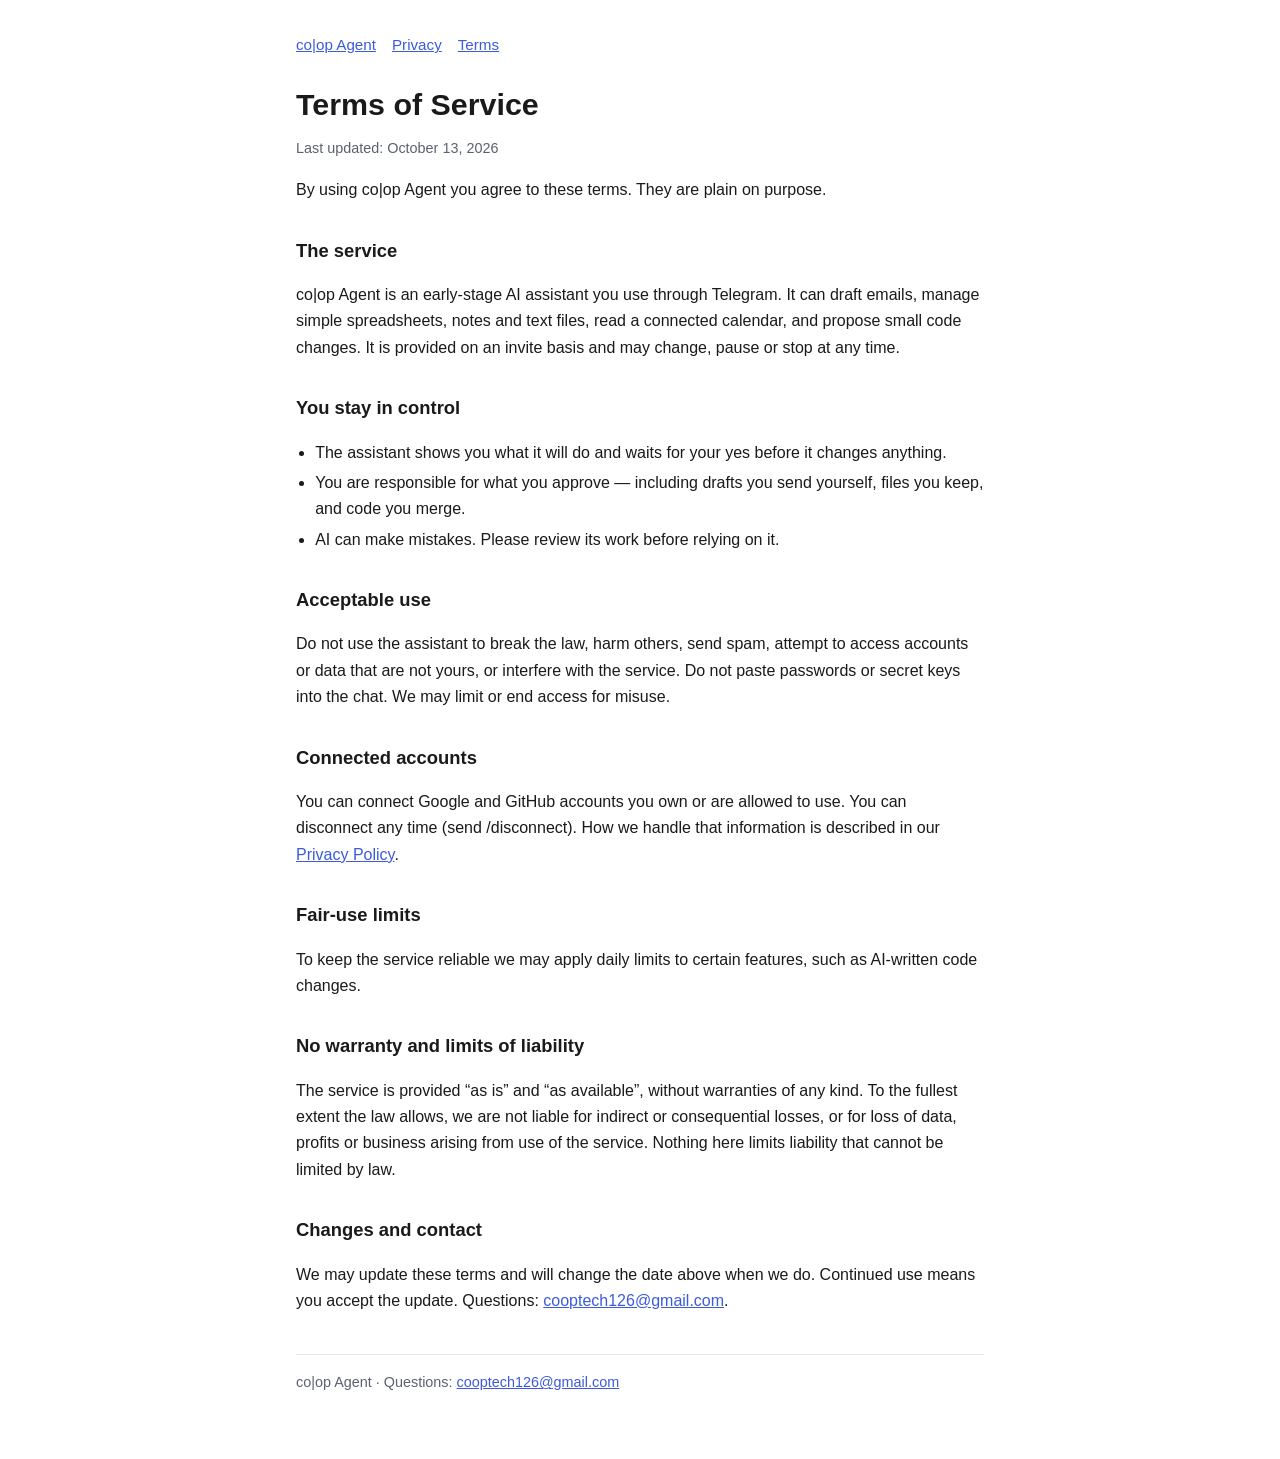
<file: terms.html>
<!doctype html><html lang="en"><head><meta charset="utf-8"><meta name="viewport" content="width=device-width,initial-scale=1"><title>Terms of Service — co|op Agent</title><style>
:root{--bg:#fff;--fg:#1a1a1a;--muted:#5b6170;--line:#e4e6ec;--accent:#3b5bdb}
@media (prefers-color-scheme:dark){:root{--bg:#0f1115;--fg:#eceef3;--muted:#a3a9b8;--line:#262a33;--accent:#8aa4ff}}
*{box-sizing:border-box}body{margin:0;background:var(--bg);color:var(--fg);font:16px/1.65 -apple-system,BlinkMacSystemFont,"Segoe UI",Roboto,sans-serif}
main{max-width:720px;margin:0 auto;padding:32px 16px 64px}
h1{font-size:1.9rem;line-height:1.25;margin:0 0 4px}h2{font-size:1.15rem;margin:32px 0 8px}
p,li{color:var(--fg)}.muted{color:var(--muted);font-size:.9rem}ul{padding-left:1.2rem}li{margin:4px 0}
a{color:var(--accent)}nav{display:flex;gap:16px;margin-bottom:28px;font-size:.95rem}
footer{margin-top:40px;padding-top:16px;border-top:1px solid var(--line)}
</style></head><body><main><nav><a href="index.html">co|op Agent</a><a href="privacy.html">Privacy</a><a href="terms.html">Terms</a></nav><h1>Terms of Service</h1>
<p class="muted">Last updated: October 13, 2026</p>
<p>By using co|op Agent you agree to these terms. They are plain on purpose.</p>

<h2>The service</h2>
<p>co|op Agent is an early-stage AI assistant you use through Telegram. It can draft emails, manage simple spreadsheets, notes and text files, read a connected calendar, and propose small code changes. It is provided on an invite basis and may change, pause or stop at any time.</p>

<h2>You stay in control</h2>
<ul>
<li>The assistant shows you what it will do and waits for your yes before it changes anything.</li>
<li>You are responsible for what you approve — including drafts you send yourself, files you keep, and code you merge.</li>
<li>AI can make mistakes. Please review its work before relying on it.</li>
</ul>

<h2>Acceptable use</h2>
<p>Do not use the assistant to break the law, harm others, send spam, attempt to access accounts or data that are not yours, or interfere with the service. Do not paste passwords or secret keys into the chat. We may limit or end access for misuse.</p>

<h2>Connected accounts</h2>
<p>You can connect Google and GitHub accounts you own or are allowed to use. You can disconnect any time (send /disconnect). How we handle that information is described in our <a href="privacy.html">Privacy Policy</a>.</p>

<h2>Fair-use limits</h2>
<p>To keep the service reliable we may apply daily limits to certain features, such as AI-written code changes.</p>

<h2>No warranty and limits of liability</h2>
<p>The service is provided “as is” and “as available”, without warranties of any kind. To the fullest extent the law allows, we are not liable for indirect or consequential losses, or for loss of data, profits or business arising from use of the service. Nothing here limits liability that cannot be limited by law.</p>

<h2>Changes and contact</h2>
<p>We may update these terms and will change the date above when we do. Continued use means you accept the update. Questions: <a href="mailto:cooptech126@gmail.com">cooptech126@gmail.com</a>.</p><footer class="muted">co|op Agent · Questions: <a href="mailto:cooptech126@gmail.com">cooptech126@gmail.com</a></footer></main></body></html>
</file>
<file: app.css>
/* co|op Agent — same look as the co|op homepage: black, white, grey, Space Grotesk / Inter / JetBrains Mono.
   Fonts are served from this site (see /fonts) so the page never calls another company's server. */
@font-face{font-family:'Space Grotesk';font-weight:500;font-style:normal;font-display:swap;src:url(fonts/space-grotesk-latin-500-normal.woff2) format('woff2')}
@font-face{font-family:'Space Grotesk';font-weight:600;font-style:normal;font-display:swap;src:url(fonts/space-grotesk-latin-600-normal.woff2) format('woff2')}
@font-face{font-family:'Space Grotesk';font-weight:700;font-style:normal;font-display:swap;src:url(fonts/space-grotesk-latin-700-normal.woff2) format('woff2')}
@font-face{font-family:'Inter';font-weight:400;font-style:normal;font-display:swap;src:url(fonts/inter-latin-400-normal.woff2) format('woff2')}
@font-face{font-family:'Inter';font-weight:500;font-style:normal;font-display:swap;src:url(fonts/inter-latin-500-normal.woff2) format('woff2')}
@font-face{font-family:'Inter';font-weight:600;font-style:normal;font-display:swap;src:url(fonts/inter-latin-600-normal.woff2) format('woff2')}
@font-face{font-family:'JetBrains Mono';font-weight:400;font-style:normal;font-display:swap;src:url(fonts/jetbrains-mono-latin-400-normal.woff2) format('woff2')}

:root{
  color-scheme:dark;
  --bg:#000;--panel:#0a0a0a;--fg:#fff;--muted:#9a9a9a;--dim:#6b6b6b;--inset:#000;
  --line:rgba(255,255,255,.30);--line-soft:rgba(255,255,255,.20);
  --hover:rgba(255,255,255,.06);--sel:rgba(255,255,255,.09);--strong:rgba(255,255,255,.5);--ul:rgba(255,255,255,.4);
  --top-bg:rgba(0,0,0,.72);--shadow:0 8px 28px rgba(0,0,0,.6);
  --accent:#fff;--accent-fg:#000;
  --ok-bg:#0f2a1a;--ok-fg:#7fe0a6;--warn-bg:#2e2410;--warn-fg:#f2c76b;--bad-bg:#2e1111;--bad-fg:#ff8b8b;--idle-bg:#1a1a1a;--idle-fg:#b4b4b4;
  /* chart colours: five categorical slots, checked for colour-blind separation on dark */
  --s1:#3987e5;--s2:#d95926;--s3:#199e70;--s4:#c98500;--s5:#d55181;--bar:#d4d4d4;
  --u-blue:#3987e5;--u-green:#2fb67f;--u-yellow:#e0a800;--u-red:#ef5350;
  --font:'Inter',-apple-system,BlinkMacSystemFont,"Segoe UI",Roboto,sans-serif;
  --display:'Space Grotesk','Inter',-apple-system,BlinkMacSystemFont,sans-serif;
  --mono:'JetBrains Mono',ui-monospace,SFMono-Regular,Menlo,monospace;
}
/* light mode: same layout, tones flipped. Chosen in Settings; saved on this device */
:root[data-theme=light]{
  color-scheme:light;
  --bg:#fff;--panel:#f6f6f7;--fg:#0a0a0a;--muted:#5c5c63;--dim:#80808a;--inset:#fff;
  --line:rgba(0,0,0,.30);--line-soft:rgba(0,0,0,.20);
  --hover:rgba(0,0,0,.05);--sel:rgba(0,0,0,.08);--strong:rgba(0,0,0,.55);--ul:rgba(0,0,0,.4);
  --top-bg:rgba(255,255,255,.8);--shadow:0 8px 28px rgba(0,0,0,.18);
  --accent:#0a0a0a;--accent-fg:#fff;
  --ok-bg:#dcf5e5;--ok-fg:#0d6b35;--warn-bg:#fbefcf;--warn-fg:#7a5000;--bad-bg:#fde2e2;--bad-fg:#b42318;--idle-bg:#ececee;--idle-fg:#505058;
  --s1:#1f6fd1;--s2:#c2410c;--s3:#0f7a57;--s4:#a16207;--s5:#be185d;--bar:#3f3f46;
  --u-blue:#1f6fd1;--u-green:#0f8a5f;--u-yellow:#b78100;--u-red:#d92d20;
}
*{box-sizing:border-box}
html,body{height:100%}
body{margin:0;background:var(--bg);color:var(--fg);font:16px/1.55 var(--font);-webkit-font-smoothing:antialiased}
a{color:var(--fg);text-decoration-color:var(--ul);text-underline-offset:3px}
a:hover{text-decoration-color:var(--fg)}
.muted{color:var(--muted)}.small{font-size:.875rem}
[hidden]{display:none!important}
:focus-visible{outline:2px solid var(--fg);outline-offset:2px}
h1,h2,h3{font-family:var(--display);letter-spacing:-.02em}

/* logo: co|op with the grey bar, exactly as on the homepage */
.coop-logo{font-family:var(--display);font-weight:700;letter-spacing:-.03em;color:var(--fg);line-height:1;display:inline-flex;align-items:center}
.coop-logo .bar{font-weight:300;margin:0 .04em;color:var(--muted);transform:translateY(-1px)}
.brand-sub{font-family:var(--display);font-weight:500;color:var(--muted);margin-left:8px;font-size:.95rem}

/* buttons and fields */
.btn{display:inline-block;border:1px solid var(--accent);background:var(--accent);color:var(--accent-fg);border-radius:10px;padding:12px 22px;font:inherit;font-weight:600;cursor:pointer;text-decoration:none;transition:opacity .15s,border-color .15s}
.btn:hover{opacity:.88}
.btn:disabled{opacity:.5;cursor:default}
.btn.ghost{background:transparent;color:var(--fg);border-color:var(--line)}
.btn.ghost:hover{border-color:var(--strong);opacity:1}
.btn.small{padding:7px 14px;font-size:.875rem;font-weight:500}
label{display:block;font-size:.72rem;text-transform:uppercase;letter-spacing:.08em;color:var(--muted);font-weight:500;margin:18px 0 7px}
input[type=email],input[type=password],input[type=text],input[type=date],input[type=time],select,textarea{width:100%;padding:11px 13px;border:1px solid var(--line);border-radius:8px;background:var(--inset);color:var(--fg);font:inherit;font-size:.95rem}
input:focus,select:focus,textarea:focus{outline:none;border-color:var(--strong)}

/* fatal setup error */
.fatal{max-width:560px;margin:15vh auto;padding:0 16px}
.fatal .box{border:1px solid var(--bad-fg);background:var(--bad-bg);color:var(--bad-fg);border-radius:10px;padding:16px}

/* login */
.center{min-height:100%;display:flex;flex-direction:column;align-items:center;justify-content:center;padding:24px 16px}
.card{width:100%;max-width:420px;border:1px solid var(--line);background:var(--panel);border-radius:16px;padding:32px}
.card .coop-logo{font-size:1.5rem;margin-bottom:18px}
.card h1{font-size:1.3rem;font-weight:600;margin:0 0 6px}
.error{color:var(--bad-fg);background:var(--bad-bg);border-radius:8px;padding:10px 12px;margin-top:16px;font-size:.9rem}
.links{margin-top:20px;display:flex;gap:16px;font-size:.875rem}
.links a{color:var(--muted)}.links a:hover{color:var(--fg)}

/* dashboard shell */
.shell{display:grid;grid-template-columns:250px 1fr;grid-template-rows:auto 1fr;min-height:100%}
.top{grid-column:1/-1;display:flex;align-items:center;justify-content:space-between;gap:12px;padding:0 24px;height:60px;border-bottom:1px solid var(--line-soft);background:var(--top-bg)}
.brand{display:flex;align-items:center}
.brand .coop-logo{font-size:1.35rem}
.who{display:flex;align-items:center;gap:12px;font-size:.875rem;color:var(--muted);min-width:0}
.who span{overflow:hidden;text-overflow:ellipsis;white-space:nowrap}
.side{border-right:1px solid var(--line-soft);padding:16px 12px;display:flex;flex-direction:column;gap:2px}
.side button{display:block;width:100%;text-align:left;background:none;border:0;border-radius:8px;padding:10px 12px;font:inherit;font-size:.95rem;font-weight:500;color:var(--muted);cursor:pointer;transition:color .15s,background .15s}
.side button:hover{color:var(--fg);background:var(--hover)}
.side button[aria-current=page]{background:var(--sel);color:var(--fg);box-shadow:inset 2px 0 0 var(--fg)}
.side .newchat{border:1px solid var(--line);color:var(--fg);font-weight:600;margin-bottom:8px}
.side .newchat:hover{border-color:var(--strong)}
.main{padding:32px 40px 48px;min-width:0}
.main>section,.main>.foot{max-width:1040px;margin-left:auto;margin-right:auto}
.main h1{font-size:1.7rem;font-weight:600;margin:0 0 6px}
.panel{border:1px solid var(--line-soft);background:var(--panel);border-radius:14px;padding:22px 24px}
.panel h2{font-size:1rem;font-weight:600;margin:20px 0 6px}.panel h2:first-child{margin-top:0}
.panel ul{margin:6px 0;padding-left:1.2rem}.panel li{margin:4px 0}
.foot{margin-top:32px;font-size:.8rem;color:var(--muted)}
.foot a{color:var(--muted)}.foot a:hover{color:var(--fg)}

/* logs */
.bar{display:flex;flex-wrap:wrap;align-items:center;gap:12px;margin:16px 0}
.seg{display:inline-flex;border:1px solid var(--line);border-radius:8px;overflow:hidden}
.seg button{background:none;border:0;padding:7px 14px;font:inherit;font-size:.875rem;color:var(--muted);cursor:pointer}
.seg button[aria-pressed=true]{background:var(--accent);color:var(--accent-fg);font-weight:600}
.spacer{flex:1}
table{width:100%;border-collapse:collapse}
th{text-align:left;font-family:var(--mono);font-size:.7rem;text-transform:uppercase;letter-spacing:.1em;color:var(--dim);font-weight:400;padding:8px 10px;border-bottom:1px solid var(--line)}
td{padding:12px 10px;border-bottom:1px solid var(--line-soft);vertical-align:top;font-size:.925rem}
td.when{white-space:nowrap;color:var(--muted);font-size:.85rem}
.what b{font-weight:600}
.detail{display:block;color:var(--muted);font-size:.85rem;word-break:break-word}
.badge{display:inline-block;border-radius:999px;padding:2px 10px;font-size:.78rem;font-weight:600;white-space:nowrap}
.b-done{background:var(--ok-bg);color:var(--ok-fg)}
.b-asked,.b-blocked{background:var(--warn-bg);color:var(--warn-fg)}
.b-failed{background:var(--bad-bg);color:var(--bad-fg)}
.b-cancelled,.b-other{background:var(--idle-bg);color:var(--idle-fg)}
.ms{display:block;color:var(--muted);font-size:.78rem;margin-top:3px}
.empty{padding:28px 8px;color:var(--muted)}
.more{margin:16px 0}
.block{width:100%;margin-top:20px}

/* get started */
.steps{list-style:none;margin:20px 0;padding:0;display:grid;gap:12px}
.step{border:1px solid var(--line-soft);background:var(--panel);border-radius:14px;padding:18px 22px}
.step-head{display:flex;align-items:center;gap:12px}
.step-head h2{font-size:1.05rem;font-weight:600;margin:0;flex:1}
.step-n{display:inline-flex;align-items:center;justify-content:center;width:28px;height:28px;border-radius:50%;background:var(--accent);color:var(--accent-fg);font-weight:700;font-size:.9rem;flex:none}
.step-state{font-family:var(--mono);font-size:.72rem;color:var(--muted)}
.step.done .step-n{background:var(--ok-fg);color:var(--bg)}
.step.done .step-state{color:var(--ok-fg)}
.step.locked{opacity:.55}
.step-body{margin-top:12px}.step-body p{margin:8px 0}
.chips{display:flex;flex-wrap:wrap;align-items:center;gap:10px}
.chip,code{font-family:var(--mono);font-size:.82rem;background:var(--inset);border:1px solid var(--line);border-radius:6px;padding:2px 7px}
.chip{color:var(--fg);cursor:pointer;padding:5px 10px}
.chip:hover{border-color:var(--strong)}
.linklike{background:none;border:0;padding:0;font:inherit;color:var(--fg);text-decoration:underline;text-decoration-color:var(--ul);text-underline-offset:3px;cursor:pointer}
.linklike:hover{text-decoration-color:var(--fg)}

/* tools */
.conn-grid{display:grid;grid-template-columns:repeat(auto-fill,minmax(270px,1fr));gap:14px}
.conn{border:1px solid var(--line-soft);background:var(--panel);border-radius:14px;padding:18px 20px;text-align:left;font:inherit;color:var(--fg)}
button.conn{cursor:pointer;transition:border-color .15s;width:100%}
button.conn:hover{border-color:var(--strong)}
.conn h2{font-size:1.05rem;font-weight:600;margin:0 0 4px}
.conn p{margin:6px 0}
.conn-count strong{font-family:var(--display);font-size:1.6rem;margin-right:4px}
.conn-count .badge{margin-left:10px}
.conn-none{color:var(--muted)}
.conn-what{margin:6px 0;padding-left:1.1rem;font-size:.9rem}
.tool-open{font-family:var(--mono);font-size:.72rem;color:var(--dim);margin-top:10px;display:block}
.td-back{margin:0 0 14px}
.td-grid{display:grid;gap:14px;grid-template-columns:repeat(auto-fit,minmax(320px,1fr))}
.td-grid .panel{max-width:none}
.td-actions{display:flex;flex-wrap:wrap;align-items:center;gap:10px;margin:8px 0}
.td-recent{margin-top:22px}
.td-recent h2{font-size:1.05rem;margin:0 0 6px}

/* help */
.cmds{display:grid;grid-template-columns:max-content 1fr;gap:8px 16px;margin:8px 0}
.cmds dt{margin:0}.cmds dd{margin:0;color:var(--muted)}

/* sign-up and status notices */
textarea{resize:vertical;font-family:inherit}
.ok-note{background:var(--ok-bg);color:var(--ok-fg);border-radius:8px;padding:10px 12px;font-size:.9rem}
.ok-note.warn{background:var(--warn-bg);color:var(--warn-fg)}
.pwtools{margin:6px 0 0}
#forgot-wrap{margin-top:14px}
.notice{border:1px solid var(--line);background:var(--panel);border-radius:10px;padding:12px 16px;margin:16px 0}
.notice.warn{background:var(--warn-bg);color:var(--warn-fg);border-color:transparent}
.notice.bad{background:var(--bad-bg);color:var(--bad-fg);border-color:transparent}
.notice.good{background:var(--ok-bg);color:var(--ok-fg);border-color:transparent}
.switch{margin-top:16px}
#done h2{font-size:1.1rem;margin:20px 0 6px}

/* chat */
.main>.chat{max-width:780px}
.chat{margin:0 auto;height:calc(100vh - 116px);min-height:420px;display:flex;flex-direction:column}
.chat-hero{margin:auto 0 24px;text-align:center}
.chat-hero h1{font-size:2rem;margin:0 0 6px}
.thread{flex:1;overflow-y:auto;padding:8px 4px 16px;display:flex;flex-direction:column;gap:14px}
.msg{max-width:85%;padding:11px 15px;border-radius:18px;white-space:pre-wrap;word-wrap:break-word;overflow-wrap:anywhere;line-height:1.5}
.msg.me{align-self:flex-end;background:var(--accent);color:var(--accent-fg);border-bottom-right-radius:6px}
.msg.agent{align-self:flex-start;background:var(--panel);border:1px solid var(--line);border-bottom-left-radius:6px}
.msg.err{align-self:flex-start;background:var(--bad-bg);color:var(--bad-fg);border-bottom-left-radius:6px}
.typing{display:inline-flex;gap:5px;align-items:center;padding:4px 2px}
.typing span{width:7px;height:7px;border-radius:50%;background:var(--muted);animation:blink 1.2s infinite ease-in-out}
.typing span:nth-child(2){animation-delay:.18s}.typing span:nth-child(3){animation-delay:.36s}
@keyframes blink{0%,80%,100%{opacity:.25;transform:translateY(0)}40%{opacity:1;transform:translateY(-3px)}}
@media (prefers-reduced-motion:reduce){.typing span{animation:none;opacity:.6}}
.composer-wrap{margin-top:auto}
.chat.started .composer-wrap{margin-top:0}
.chat:not(.started) .composer-wrap{margin-bottom:auto}
.composer{display:flex;align-items:flex-end;gap:10px;border:1px solid var(--line);background:var(--panel);border-radius:24px;padding:8px 8px 8px 18px}
.composer:focus-within{border-color:var(--strong)}
.composer textarea{flex:1;border:0;background:transparent;resize:none;min-height:40px;max-height:180px;padding:9px 0;font:inherit;color:var(--fg)}
.composer textarea:focus{outline:none;border:0}
.composer textarea:disabled{cursor:not-allowed}
.send{flex:none;width:40px;height:40px;border-radius:50%;border:0;background:var(--accent);color:var(--accent-fg);font-size:1.1rem;font-weight:700;cursor:pointer}
.send:disabled{opacity:.3;cursor:default}

/* log charts */
.charts{display:grid;grid-template-columns:minmax(300px,380px) 1fr;gap:14px;margin:6px 0 20px}
.chart{border:1px solid var(--line-soft);background:var(--panel);border-radius:14px;padding:16px 18px;min-width:0;position:relative}
.chart h2{font-size:.95rem;font-weight:600;margin:0 0 2px}
.chart .sub{margin:0 0 12px;color:var(--muted);font-size:.82rem}
.donut-row{display:flex;align-items:center;gap:18px;flex-wrap:wrap}
.donut{flex:none;width:150px;height:150px}
.donut circle{fill:none;stroke-width:26}
.donut text{fill:var(--fg);font-family:var(--display);font-weight:700}
.donut .t-sub{fill:var(--muted);font-family:var(--font);font-weight:400}
.legend{list-style:none;margin:0;padding:0;display:grid;gap:6px;font-size:.88rem;flex:1;min-width:150px}
.legend li{display:flex;align-items:center;gap:8px}
.legend .sw{width:10px;height:10px;border-radius:3px;flex:none}
.legend .n{margin-left:auto;color:var(--muted);font-variant-numeric:tabular-nums}
.s1{fill:var(--s1);stroke:var(--s1)}.s2{fill:var(--s2);stroke:var(--s2)}.s3{fill:var(--s3);stroke:var(--s3)}.s4{fill:var(--s4);stroke:var(--s4)}.s5{fill:var(--s5);stroke:var(--s5)}
.sw.s1{background:var(--s1)}.sw.s2{background:var(--s2)}.sw.s3{background:var(--s3)}.sw.s4{background:var(--s4)}.sw.s5{background:var(--s5)}
.bars{width:100%;height:auto;display:block}
.bars .grid{stroke:var(--line-soft);stroke-width:1}
.bars .axis,.bars .val{fill:var(--muted);font-family:var(--font);font-size:11px}
.bars .val{fill:var(--fg);font-weight:600}
.bars .bar{fill:var(--bar)}
.bars .hit{fill:transparent}
.bars .hit:hover+.bar,.bars g:hover .bar{fill:var(--fg)}
.chart-table{margin-top:10px;font-size:.82rem}
.chart-table summary{cursor:pointer;color:var(--muted)}
.chart-table table{margin-top:8px;font-size:.82rem}
.chart-table td,.chart-table th{padding:5px 8px}
.tip{position:fixed;z-index:50;pointer-events:none;background:var(--accent);color:var(--accent-fg);border-radius:8px;padding:6px 10px;font-size:.8rem;font-weight:500;max-width:240px;box-shadow:var(--shadow)}

@media (max-width:900px){.charts{grid-template-columns:1fr}}
@media (max-width:760px){
  .shell{grid-template-columns:1fr;grid-template-rows:auto auto 1fr}
  .top{padding:0 16px}
  .side{border-right:0;border-bottom:1px solid var(--line-soft);flex-direction:row;flex-wrap:wrap;gap:6px;padding:8px 12px}
  .side button{width:auto}
  .side .newchat{margin-bottom:0}
  .main{padding:18px 16px}
  .chat{height:calc(100vh - 190px)}
  .chat-hero h1{font-size:1.5rem}
  .cmds{grid-template-columns:1fr}.cmds dd{margin-bottom:6px}
  thead{display:none}
  table,tbody,tr,td{display:block;width:100%}
  tr{border-bottom:1px solid var(--line-soft);padding:10px 0}
  td{border:0;padding:3px 0}
  td.when{white-space:normal}
}

/* usage bar (Logs and Settings) */
.usage{grid-column:1/-1}
.usage-head{display:flex;flex-wrap:wrap;align-items:baseline;justify-content:space-between;gap:8px;margin-bottom:10px}
.usage-head strong{font-family:var(--display);font-size:1.35rem}
.u-track{height:12px;border-radius:999px;background:var(--idle-bg);border:1px solid var(--line-soft);overflow:hidden}
.u-fill{height:100%;border-radius:999px;background:var(--u-blue);min-width:0}
.u-green .u-fill{background:var(--u-green)}.u-yellow .u-fill{background:var(--u-yellow)}.u-red .u-fill{background:var(--u-red)}
.u-pill{display:inline-flex;align-items:center;gap:6px;border-radius:999px;padding:2px 10px;font-size:.78rem;font-weight:600;background:var(--idle-bg);color:var(--fg)}
.u-pill::before{content:'';width:8px;height:8px;border-radius:50%;background:var(--u-blue)}
.u-green .u-pill::before{background:var(--u-green)}.u-yellow .u-pill::before{background:var(--u-yellow)}.u-red .u-pill::before{background:var(--u-red)}
.u-key{display:flex;flex-wrap:wrap;gap:6px 16px;margin:10px 0 0;padding:0;list-style:none;font-size:.78rem;color:var(--muted)}
.u-key li{display:flex;align-items:center;gap:6px}.u-key i{width:8px;height:8px;border-radius:50%;display:inline-block}

/* settings */
.set-wrap{display:grid;grid-template-columns:200px 1fr;gap:32px;margin-top:20px;align-items:start}
.set-nav{display:flex;flex-direction:column;gap:2px;position:sticky;top:16px}
.set-nav button{text-align:left;background:none;border:0;border-radius:8px;padding:9px 12px;font:inherit;font-size:.92rem;font-weight:500;color:var(--muted);cursor:pointer}
.set-nav button:hover{color:var(--fg);background:var(--hover)}
.set-nav button[aria-current=true]{background:var(--sel);color:var(--fg)}
.set-head{display:flex;flex-wrap:wrap;align-items:flex-start;justify-content:space-between;gap:12px;padding-bottom:16px;border-bottom:1px solid var(--line)}
.set-head h2{font-size:1.15rem;margin:0 0 2px}.set-head p{margin:0}
.set-actions{display:flex;gap:10px}
.set-row{display:grid;grid-template-columns:minmax(160px,260px) 1fr;gap:12px 32px;padding:20px 0;border-bottom:1px solid var(--line-soft)}
.set-row:last-child{border-bottom:0}
.set-row>div:first-child b{display:block;font-size:.92rem}
.set-row>div:first-child span{display:block;color:var(--muted);font-size:.85rem}
.set-row label{margin:0 0 6px}
.set-row input,.set-row textarea,.set-row select{max-width:460px}
.set-row .fld+.fld{margin-top:14px}
.set-msg{margin:14px 0 0}
.opts{display:flex;flex-wrap:wrap;gap:10px}
.opt{display:flex;align-items:center;gap:8px;border:1px solid var(--line);border-radius:10px;padding:10px 14px;cursor:pointer;font-size:.92rem;font-weight:500;background:var(--panel);color:var(--fg);font-family:inherit}
.opt[aria-checked=true]{border-color:var(--fg);box-shadow:inset 0 0 0 1px var(--fg)}
.opt .dot{width:14px;height:14px;border-radius:50%;border:1.5px solid var(--muted)}
.opt[aria-checked=true] .dot{border-color:var(--fg);background:radial-gradient(var(--fg) 45%,transparent 50%)}
.plan-card{border:1px solid var(--line);border-radius:12px;padding:16px 18px;background:var(--panel);max-width:460px}
.plan-card strong{font-family:var(--display);font-size:1.1rem}
@media (max-width:900px){.set-wrap{grid-template-columns:1fr;gap:12px}.set-nav{flex-direction:row;flex-wrap:wrap;position:static}.set-row{grid-template-columns:1fr}}
@media (max-width:760px){.main>section{max-width:none}}

.plan-card .tight{margin:8px 0 0}
.set-row p.tight{margin:0 0 8px}

.msg-link,.msg-file{color:inherit;text-decoration:underline;text-underline-offset:2px;word-break:break-all}
.msg-file{font-weight:600}

/* saved chats */
.chatlist{display:flex;flex-direction:column;gap:1px;max-height:34vh;overflow-y:auto;margin:0 0 10px}
.chatitem{display:flex;align-items:center;border-radius:8px}
.chatitem:hover,.chatitem.on{background:var(--hover)}
.chatitem.on{box-shadow:inset 2px 0 0 var(--muted)}
.side .chatopen{flex:1;min-width:0;padding:7px 10px;font-size:.88rem;font-weight:400;white-space:nowrap;overflow:hidden;text-overflow:ellipsis;background:none}
.side .chatitem.on .chatopen{color:var(--fg)}
.side .chatdel{flex:none;width:28px;padding:4px 0;text-align:center;font-size:1.05rem;opacity:0}
.chatitem:hover .chatdel,.chatdel:focus-visible{opacity:1}
@media (max-width:760px){.chatlist{display:none}}
/* code in replies */
.msg:has(.codeblock){width:min(100%,720px)}
.msg code.msg-code{font-family:ui-monospace,SFMono-Regular,Menlo,Consolas,monospace;font-size:.88em;background:var(--hover);border-radius:5px;padding:1px 5px}
.codeblock{white-space:normal;margin:8px 0;border:1px solid var(--line);border-radius:10px;overflow:hidden;background:var(--bg)}
.codehead{display:flex;align-items:center;justify-content:space-between;padding:6px 8px 6px 12px;background:var(--hover);border-bottom:1px solid var(--line);font-size:.78rem;color:var(--muted)}
.codecopy{background:none;border:1px solid var(--line);border-radius:6px;color:var(--fg);font:inherit;font-size:.78rem;padding:3px 9px;cursor:pointer}
.codecopy:hover{border-color:var(--strong)}
.codeblock pre{margin:0;padding:12px 14px;overflow-x:auto;white-space:pre;tab-size:4}
.codeblock pre code{font-family:ui-monospace,SFMono-Regular,Menlo,Consolas,monospace;font-size:.85rem;line-height:1.55;color:var(--fg)}
.msg>.codeblock:first-child{margin-top:0}.msg>.codeblock:last-child{margin-bottom:0}
.codeblock pre code{border:0;background:none;padding:0;border-radius:0;display:block}

/* schedule + agents */
#view-calendar label,#view-agents label{margin:14px 0 0}
#view-calendar label input,#view-calendar label select,#view-agents label input,#view-agents label textarea{margin-top:5px;font-weight:400}
#view-agents textarea{resize:vertical}
.formgrid{display:grid;grid-template-columns:2fr 1fr 1fr 1fr;gap:0 12px}
.formgrid label:first-child{grid-column:1/-1}
@media (min-width:760px){.formgrid label:first-child{grid-column:auto}}
@media (max-width:759px){.formgrid{grid-template-columns:1fr 1fr}}
#view-agents fieldset{border:1px solid var(--line-soft);border-radius:10px;margin:14px 0 0;padding:8px 14px 12px}
#view-agents legend{font-size:.72rem;text-transform:uppercase;letter-spacing:.08em;color:var(--muted);font-weight:500;padding:0 6px}
#view-agents fieldset label{display:flex;gap:10px;align-items:flex-start;font-size:.95rem;text-transform:none;letter-spacing:0;color:var(--fg);font-weight:400;margin:8px 0 0}
#view-agents fieldset input{margin-top:3px}
#view-agents fieldset .why{color:var(--muted);font-size:.8rem;display:block}
#view-agents .muted.small,#view-calendar .muted.small{text-transform:none;letter-spacing:0}
.chips{display:flex;flex-wrap:wrap;gap:6px;margin:8px 0 0}
.chips button{background:none;border:1px solid var(--line);border-radius:999px;padding:3px 11px;font:inherit;font-size:.8rem;color:var(--muted);cursor:pointer}
.chips button:hover{border-color:var(--strong);color:var(--fg)}
#ag-form{margin-top:20px}
#sch-add,#ag-create{margin-top:6px}
.day{margin:18px 0 0}
.day h3{font-size:.8rem;font-family:var(--mono);text-transform:uppercase;letter-spacing:.08em;color:var(--dim);font-weight:400;margin:0 0 6px}
.item{display:flex;gap:14px;padding:9px 0;border-bottom:1px solid var(--line-soft)}
.item .when{flex:0 0 5.5rem;color:var(--muted);font-size:.875rem}
.item .what{flex:1;min-width:0;overflow-wrap:anywhere}
.item.agentrun .what{color:var(--muted)}
.tag{display:inline-block;font-size:.7rem;font-family:var(--mono);border:1px solid var(--line);border-radius:6px;padding:1px 6px;margin-left:8px;color:var(--muted);text-transform:uppercase;letter-spacing:.06em}
.notice{border:1px solid var(--line);background:var(--inset);border-radius:10px;padding:12px 14px;margin:12px 0 0;font-size:.9rem}
.notice .row{display:flex;gap:8px;margin-top:10px}
.agentcard{margin:14px 0 0}
.agentcard h2{display:flex;flex-wrap:wrap;align-items:center;gap:8px}
.agentcard .meta{color:var(--muted);font-size:.875rem;margin:2px 0}
.agentcard .row{display:flex;flex-wrap:wrap;gap:8px;margin-top:12px}
.agentcard .out{white-space:pre-wrap;border-left:2px solid var(--line);padding:2px 0 2px 12px;margin:12px 0 0;font-size:.9rem}
.agentcard .sched{display:flex;gap:8px;margin-top:12px}
.agentcard .sched input{flex:1}
.state{font-size:.7rem;font-family:var(--mono);text-transform:uppercase;letter-spacing:.06em;border:1px solid var(--line);border-radius:6px;padding:1px 6px;color:var(--muted);font-weight:400}
.state.active{color:var(--fg)}

/* sidebar: main sections, then settings/help/legal pinned to the bottom */
.side{position:sticky;top:0;align-self:start;height:calc(100vh - 60px);overflow-y:auto}
.navmain{display:flex;flex-direction:column;gap:2px;margin-top:6px}
.navfoot{margin-top:auto;display:flex;flex-direction:column;gap:2px;padding-top:12px;border-top:1px solid var(--line-soft)}
.side .sub{padding:8px 12px 8px 30px;font-size:.9rem}
.toolsub{display:flex;flex-direction:column;gap:1px;margin:2px 0 4px 12px;border-left:1px solid var(--line-soft)}
.toolsub .sub{padding-left:16px}
#tools-toggle{display:flex;align-items:center;justify-content:space-between}
#tools-toggle .chev{margin-left:auto;transition:transform .15s}
#tools-toggle[aria-expanded=true] .chev{transform:rotate(180deg)}
#tools-toggle[aria-expanded=true]{color:var(--fg)}
.side button .ico{vertical-align:-3px;margin-right:9px}
.legal{margin:10px 12px 0;font-size:.75rem;color:var(--dim)}
.legal a{color:var(--dim)}.legal a:hover{color:var(--fg)}
.pagehead{display:flex;align-items:center;justify-content:space-between;gap:12px}
.pagehead h1{margin:0}
.about{margin-top:28px}
.about summary{cursor:pointer;font-weight:600}
.about[open] summary{margin-bottom:10px}
@media (max-width:760px){
  .side{position:static;height:auto;overflow:visible}
}
.menubtn{display:none;align-items:center;justify-content:center;width:40px;height:40px;margin-right:6px;border:1px solid var(--line);border-radius:10px;background:none;color:var(--fg);cursor:pointer}
@media (max-width:760px){
  .top{position:sticky;top:0;z-index:40;background:var(--bg);gap:8px;padding:0 12px}
  .menubtn{display:inline-flex}
  .brand{flex:1;min-width:0}
  .who span{display:none}
  .who .btn{white-space:nowrap}
  .shell{grid-template-rows:auto 1fr}
  .side{display:none;position:fixed;top:60px;left:0;right:0;bottom:0;height:auto;z-index:30;background:var(--bg);border:0;padding:12px 16px 20px;flex-direction:column;overflow-y:auto}
  body.menu-open .side{display:flex}
  body.menu-open{overflow:hidden}
  .side button{width:100%;padding:13px 12px;font-size:1rem}
  .chat{height:calc(100vh - 130px)}
  .side .sub{padding:11px 12px 11px 16px}
}

/* month calendar */
.calnav{display:flex;gap:6px}
.caltitle{font-size:1.15rem;font-weight:600;margin:0}
.calgrid{display:grid;grid-template-columns:repeat(7,minmax(0,1fr));border:1px solid var(--line-soft);border-radius:12px;overflow:hidden;background:var(--panel)}
.calgrid .dow{padding:8px 10px;font-family:var(--mono);font-size:.7rem;text-transform:uppercase;letter-spacing:.08em;color:var(--dim);border-bottom:1px solid var(--line-soft)}
.calcell{display:flex;flex-direction:column;align-items:stretch;gap:3px;min-height:108px;min-width:0;padding:6px 7px;border:0;border-right:1px solid var(--line-soft);border-bottom:1px solid var(--line-soft);border-radius:0;background:none;color:var(--fg);font:inherit;text-align:left;cursor:pointer;transition:background .12s}
.calcell:nth-child(7n){border-right:0}
.calcell:hover{background:var(--hover)}
.calcell.out{color:var(--dim)}
.calcell.out .chip{opacity:.55}
.calcell.sel{box-shadow:inset 0 0 0 2px var(--strong)}
.calcell .num{display:inline-flex;align-items:center;justify-content:center;align-self:flex-start;min-width:24px;height:24px;padding:0 4px;border-radius:12px;font-size:.8rem}
.calcell.today .num{background:var(--accent);color:var(--accent-fg);font-weight:700}
.chip{display:block;max-width:100%;padding:2px 6px;border-radius:4px;font-size:.72rem;line-height:1.3;overflow:hidden;text-overflow:ellipsis;white-space:nowrap;background:var(--hover)}
.chip.ev{border-left:2px solid var(--fg)}
.chip.allday{background:var(--sel);font-weight:600}
.chip.ag{border-left:2px dashed var(--muted);color:var(--muted)}
.calcell .more{font-size:.7rem;color:var(--muted);padding-left:6px}
.calcell .dots{display:none}
.calday{margin-top:16px}
.calday>h2{margin:0 0 6px}
#sch-form{margin-top:22px;padding-top:6px;border-top:1px solid var(--line-soft)}
.calsec{font-size:1.05rem;font-weight:600;margin:30px 0 10px}
@media (max-width:760px){
  .calcell{min-height:52px;align-items:center;padding:4px 2px}
  .calcell .num{align-self:center}
  .chip,.calcell .more{display:none}
  .calcell .dots{display:flex;gap:3px}
  .calcell .dots i{width:5px;height:5px;border-radius:50%;background:var(--fg)}
  .calcell .dots i.a{background:var(--muted)}
  .calgrid .dow{padding:6px 2px;text-align:center;font-size:.62rem;letter-spacing:.02em}
}
</file>
